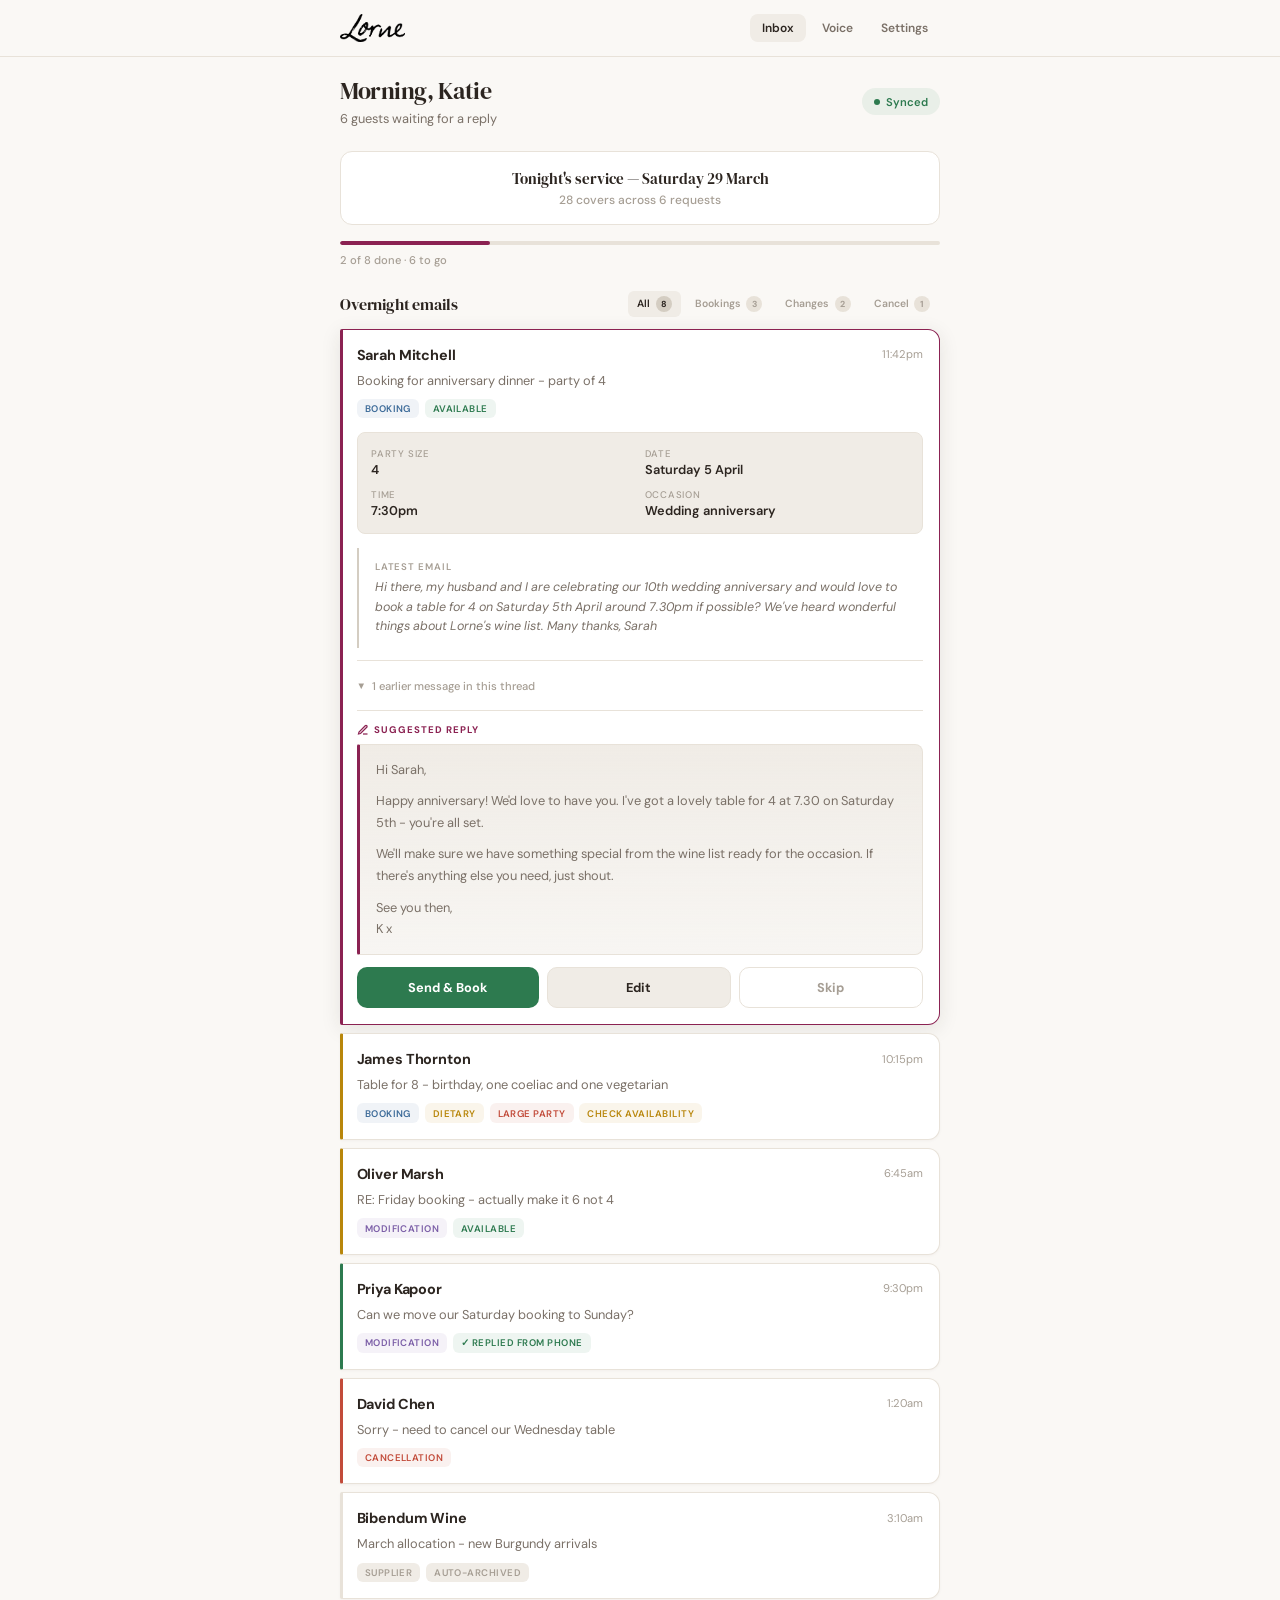
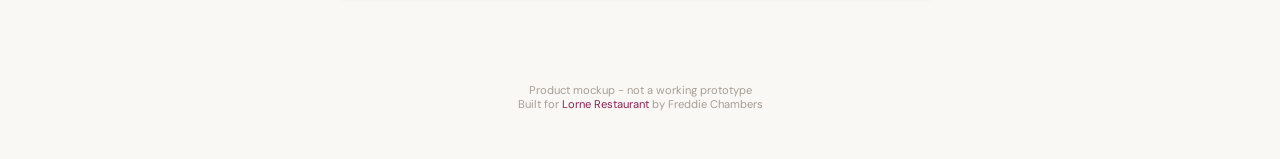
<file: mockup.html>
<!DOCTYPE html>
<html lang="en">
<head>
<meta charset="UTF-8">
<meta name="viewport" content="width=device-width, initial-scale=1.0, maximum-scale=1.0, user-scalable=no">
<title>Lorne SaaS - Product Mockup</title>
<link rel="preconnect" href="https://fonts.googleapis.com">
<link rel="preconnect" href="https://fonts.gstatic.com" crossorigin>
<link href="https://fonts.googleapis.com/css2?family=DM+Sans:ital,opsz,wght@0,9..40,400;0,9..40,500;0,9..40,600;0,9..40,700;1,9..40,400&family=DM+Serif+Display&display=swap" rel="stylesheet">
<style>
*, *::before, *::after { box-sizing: border-box; margin: 0; padding: 0; }

:root {
    --bg: #faf8f5;
    --bg-card: #ffffff;
    --bg-hover: #f5f2ee;
    --bg-inset: #f0ece6;
    --border: #e8e2d9;
    --border-strong: #d4cdc2;
    --text: #2c2520;
    --text-secondary: #7a7067;
    --text-tertiary: #a69e94;
    --wine: #8b2252;
    --wine-dim: rgba(139, 34, 82, 0.08);
    --wine-light: #a63a6a;
    --green: #2d7a4f;
    --green-dim: rgba(45, 122, 79, 0.08);
    --amber: #b8860b;
    --amber-dim: rgba(184, 134, 11, 0.08);
    --blue: #3d6b99;
    --blue-dim: rgba(61, 107, 153, 0.08);
    --red: #c24b3a;
    --red-dim: rgba(194, 75, 58, 0.08);
    --purple: #7b5ea7;
    --purple-dim: rgba(123, 94, 167, 0.08);
}

html { font-size: 16px; scroll-behavior: smooth; }

body {
    font-family: 'DM Sans', -apple-system, BlinkMacSystemFont, sans-serif;
    background: var(--bg);
    color: var(--text);
    min-height: 100dvh;
    -webkit-font-smoothing: antialiased;
    -moz-osx-font-smoothing: grayscale;
}

/* ---- NAV ---- */
.nav {
    position: relative;
    z-index: 100;
    background: var(--bg);
    border-bottom: 1px solid var(--border);
    padding: 0.85rem 0;
}

.nav-inner {
    max-width: 640px;
    margin: 0 auto;
    padding: 0 1.25rem;
    display: flex;
    align-items: center;
    justify-content: space-between;
}

.nav-brand {
    display: flex;
    align-items: center;
}

.nav-logo {
    height: 28px;
    width: auto;
}

.nav-tabs {
    display: flex;
    gap: 0.25rem;
}

.nav-tab {
    padding: 0.4rem 0.75rem;
    border-radius: 8px;
    font-size: 0.75rem;
    font-weight: 600;
    color: var(--text-secondary);
    cursor: pointer;
    transition: all 0.15s ease;
    border: none;
    background: none;
    font-family: 'DM Sans', sans-serif;
    -webkit-tap-highlight-color: transparent;
}

.nav-tab:hover { color: var(--text); }
.nav-tab.active { color: var(--text); background: var(--bg-inset); }

/* ---- CONTAINER ---- */
.container {
    max-width: 640px;
    margin: 0 auto;
    padding: 1.25rem;
}

/* ---- SCREEN TITLE ---- */
.screen-label {
    font-size: 0.6rem;
    text-transform: uppercase;
    letter-spacing: 0.15em;
    color: var(--text-tertiary);
    font-weight: 600;
    margin-bottom: 0.5rem;
}

/* ---- HERO / STATUS BAR ---- */
.status-bar {
    display: flex;
    align-items: center;
    justify-content: space-between;
    margin-bottom: 1.5rem;
}

.greeting h1 {
    font-family: 'DM Serif Display', Georgia, serif;
    font-size: 1.5rem;
    font-weight: 400;
    letter-spacing: -0.02em;
    line-height: 1.2;
    color: var(--text);
}

.greeting p {
    font-size: 0.8rem;
    color: var(--text-secondary);
    margin-top: 0.25rem;
}

.status-badge {
    display: flex;
    align-items: center;
    gap: 0.4rem;
    padding: 0.4rem 0.75rem;
    border-radius: 999px;
    font-size: 0.7rem;
    font-weight: 600;
}

.status-badge.connected {
    background: var(--green-dim);
    color: var(--green);
}

.status-badge .dot {
    width: 6px;
    height: 6px;
    border-radius: 50%;
    background: currentColor;
    animation: pulse 2s ease-in-out infinite;
}

@keyframes pulse {
    0%, 100% { opacity: 1; }
    50% { opacity: 0.4; }
}

/* ---- SERVICE SUMMARY ---- */
.service-summary {
    background: var(--bg-card);
    border: 1px solid var(--border);
    border-radius: 12px;
    padding: 1rem 1.25rem;
    margin-bottom: 1rem;
    text-align: center;
}

.service-date {
    font-family: 'DM Serif Display', Georgia, serif;
    font-size: 0.95rem;
    color: var(--text);
    margin-bottom: 0.2rem;
}

.covers-count {
    font-size: 0.75rem;
    color: var(--text-tertiary);
    font-weight: 500;
}

/* ---- PROGRESS BAR ---- */
.progress-bar-container {
    margin-bottom: 1.5rem;
}

.progress-bar {
    height: 4px;
    background: var(--border);
    border-radius: 2px;
    overflow: hidden;
}

.progress-fill {
    height: 100%;
    background: var(--wine);
    border-radius: 2px;
    transition: width 0.5s ease;
}

.progress-label {
    font-size: 0.7rem;
    color: var(--text-tertiary);
    margin-top: 0.5rem;
    font-weight: 500;
}

/* ---- SECTION HEADER ---- */
.section-header {
    display: flex;
    align-items: center;
    justify-content: space-between;
    margin-bottom: 0.75rem;
}

.section-header h2 {
    font-family: 'DM Serif Display', Georgia, serif;
    font-size: 1rem;
    font-weight: 400;
    letter-spacing: -0.01em;
}

.filter-pills {
    display: flex;
    gap: 0.25rem;
}

.filter-pill {
    padding: 0.3rem 0.6rem;
    border-radius: 6px;
    font-size: 0.65rem;
    font-weight: 600;
    color: var(--text-tertiary);
    cursor: pointer;
    border: none;
    background: none;
    font-family: 'DM Sans', sans-serif;
    transition: all 0.15s ease;
}

.filter-pill.active {
    color: var(--text);
    background: var(--bg-inset);
}

.pill-count {
    display: inline-flex;
    align-items: center;
    justify-content: center;
    min-width: 1rem;
    height: 1rem;
    padding: 0 0.25rem;
    border-radius: 999px;
    background: var(--border);
    font-size: 0.55rem;
    font-weight: 700;
    margin-left: 0.15rem;
}

.filter-pill.active .pill-count {
    background: var(--border-strong);
}

/* ---- EMAIL CARDS ---- */
.email-list {
    display: flex;
    flex-direction: column;
    gap: 0.5rem;
    margin-bottom: 2rem;
}

.email-card {
    background: var(--bg-card);
    border: 1px solid var(--border);
    border-left: 3px solid var(--border);
    border-radius: 2px 12px 12px 2px;
    padding: 1rem 1rem 1rem 0.85rem;
    cursor: pointer;
    transition: all 0.2s ease;
    -webkit-tap-highlight-color: transparent;
    position: relative;
    overflow: hidden;
    box-shadow: 0 1px 3px rgba(44, 37, 32, 0.04);
}

.email-card:active { transform: scale(0.98); }
.email-card:hover { border-color: var(--border-strong); box-shadow: 0 4px 16px rgba(44, 37, 32, 0.08); transform: translateY(-1px); }

/* Urgency left-border colours */
.email-card.urgency-action { border-left-color: var(--wine); }
.email-card.urgency-review { border-left-color: var(--amber); }
.email-card.urgency-done { border-left-color: var(--green); opacity: 0.7; }
.email-card.urgency-muted { border-left-color: var(--border); opacity: 0.45; }
.email-card.urgency-cancel { border-left-color: var(--red); }

.email-card.expanded {
    border-color: var(--border-strong);
    border-left-color: var(--wine);
    box-shadow: 0 4px 20px rgba(44, 37, 32, 0.1);
    opacity: 1;
}

.email-card-header {
    display: flex;
    align-items: flex-start;
    justify-content: space-between;
    gap: 0.75rem;
    margin-bottom: 0.5rem;
}

.email-sender {
    font-size: 0.9rem;
    font-weight: 700;
    letter-spacing: -0.01em;
    color: var(--text);
}

.email-time {
    font-size: 0.7rem;
    color: var(--text-tertiary);
    white-space: nowrap;
    margin-top: 0.1rem;
}

.email-subject {
    font-size: 0.8rem;
    color: var(--text-secondary);
    line-height: 1.4;
    margin-bottom: 0.6rem;
}

.email-tags {
    display: flex;
    gap: 0.35rem;
    flex-wrap: wrap;
}

.tag {
    padding: 0.2rem 0.5rem;
    border-radius: 6px;
    font-size: 0.6rem;
    font-weight: 600;
    text-transform: uppercase;
    letter-spacing: 0.05em;
}

.tag.booking { background: var(--blue-dim); color: var(--blue); }
.tag.dietary { background: var(--amber-dim); color: var(--amber); }
.tag.large-party { background: var(--red-dim); color: var(--red); }
.tag.modification { background: var(--purple-dim); color: var(--purple); }
.tag.cancellation { background: var(--red-dim); color: var(--red); }
.tag.available { background: var(--green-dim); color: var(--green); }
.tag.partial { background: var(--amber-dim); color: var(--amber); }
.tag.unavailable { background: var(--red-dim); color: var(--red); }

/* ---- EXTRACTED DETAILS ---- */
.extracted-details {
    background: var(--bg-inset);
    border-radius: 8px;
    padding: 0.85rem;
    margin: 0.85rem 0;
    display: grid;
    grid-template-columns: 1fr 1fr;
    gap: 0.6rem;
    border: 1px solid var(--border);
}

.detail-item {
    display: flex;
    flex-direction: column;
    gap: 0.1rem;
}

.detail-label {
    font-size: 0.6rem;
    color: var(--text-tertiary);
    text-transform: uppercase;
    letter-spacing: 0.08em;
    font-weight: 500;
}

.detail-value {
    font-size: 0.8rem;
    font-weight: 600;
    color: var(--text);
}

/* ---- DRAFT SECTION ---- */
.draft-section {
    margin-top: 0.75rem;
    padding-top: 0.75rem;
    border-top: 1px solid var(--border);
}

.draft-label {
    font-size: 0.6rem;
    text-transform: uppercase;
    letter-spacing: 0.1em;
    color: var(--wine);
    font-weight: 700;
    margin-bottom: 0.5rem;
    display: flex;
    align-items: center;
    gap: 0.35rem;
}

.draft-label svg { stroke: var(--wine); }

.draft-text {
    font-size: 0.8rem;
    line-height: 1.7;
    color: var(--text-secondary);
    background: linear-gradient(to bottom, var(--bg-inset) 0%, rgba(240, 236, 230, 0.5) 100%);
    border: 1px solid var(--border);
    border-left: 3px solid var(--wine);
    border-radius: 2px 8px 8px 2px;
    padding: 0.85rem 0.85rem 0.85rem 1rem;
    margin-bottom: 0.75rem;
}

.draft-text p { margin-bottom: 0.6rem; }
.draft-text p:last-child { margin-bottom: 0; }

.draft-actions {
    display: flex;
    gap: 0.5rem;
}

.btn {
    flex: 1;
    padding: 0.7rem;
    border-radius: 10px;
    font-family: 'DM Sans', sans-serif;
    font-size: 0.8rem;
    font-weight: 700;
    cursor: pointer;
    transition: all 0.15s ease;
    border: none;
    -webkit-tap-highlight-color: transparent;
    text-align: center;
}

.btn:active { transform: scale(0.96); }

.btn-primary {
    background: var(--green);
    color: #fff;
}

.btn-primary:hover { background: #257a45; }

.btn-secondary {
    background: var(--bg-inset);
    color: var(--text);
    border: 1px solid var(--border);
}

.btn-secondary:hover { background: var(--bg-hover); border-color: var(--border-strong); }

.btn-ghost {
    background: none;
    color: var(--text-tertiary);
    border: 1px solid var(--border);
}

/* ---- ORIGINAL EMAIL ---- */
.original-email {
    margin-top: 0.75rem;
    padding: 0.75rem 0.75rem 0.75rem 1rem;
    background: transparent;
    border-radius: 0;
    border-left: 2px solid var(--border-strong);
}

.original-email-label {
    font-size: 0.6rem;
    text-transform: uppercase;
    letter-spacing: 0.1em;
    color: var(--text-tertiary);
    font-weight: 600;
    margin-bottom: 0.35rem;
}

.original-email-text {
    font-size: 0.78rem;
    line-height: 1.55;
    color: var(--text-secondary);
    font-style: italic;
}

/* ---- STALE DRAFT WARNING ---- */
.stale-warning {
    display: flex;
    align-items: center;
    gap: 0.5rem;
    padding: 0.6rem 0.75rem;
    background: var(--amber-dim);
    border: 1px solid rgba(184, 134, 11, 0.2);
    border-radius: 8px;
    margin-bottom: 0.75rem;
    font-size: 0.75rem;
    color: var(--amber);
    font-weight: 500;
}

/* ---- HANDLED EXTERNALLY ---- */
.handled-badge {
    display: inline-flex;
    align-items: center;
    gap: 0.3rem;
    padding: 0.2rem 0.5rem;
    border-radius: 6px;
    font-size: 0.6rem;
    font-weight: 600;
    background: var(--green-dim);
    color: var(--green);
    text-transform: uppercase;
    letter-spacing: 0.05em;
}

/* ---- SETTINGS PREVIEW ---- */
.settings-section {
    margin-bottom: 1.5rem;
}

.settings-section h3 {
    font-family: 'DM Serif Display', Georgia, serif;
    font-size: 0.9rem;
    font-weight: 400;
    margin-bottom: 0.75rem;
    letter-spacing: -0.01em;
}

.rule-card {
    background: var(--bg-card);
    border: 1px solid var(--border);
    border-radius: 10px;
    padding: 0.75rem 1rem;
    margin-bottom: 0.5rem;
    display: flex;
    align-items: center;
    justify-content: space-between;
}

.rule-text {
    font-size: 0.8rem;
    color: var(--text-secondary);
    line-height: 1.4;
}

.rule-delete {
    color: var(--text-tertiary);
    font-size: 0.75rem;
    cursor: pointer;
    padding: 0.25rem;
}

.add-rule {
    display: flex;
    align-items: center;
    justify-content: center;
    gap: 0.4rem;
    padding: 0.7rem;
    border: 1px dashed var(--border-strong);
    border-radius: 10px;
    color: var(--text-tertiary);
    font-size: 0.8rem;
    cursor: pointer;
    transition: all 0.15s ease;
}

.add-rule:hover {
    border-color: var(--text-tertiary);
    color: var(--text-secondary);
}

/* ---- EXAMPLE EMAIL CARD ---- */
.example-card {
    background: var(--bg-card);
    border: 1px solid var(--border);
    border-radius: 10px;
    padding: 0.75rem 1rem;
    margin-bottom: 0.5rem;
}

.example-header {
    display: flex;
    align-items: center;
    justify-content: space-between;
    margin-bottom: 0.35rem;
}

.example-tag {
    font-size: 0.6rem;
    font-weight: 600;
    text-transform: uppercase;
    letter-spacing: 0.05em;
    color: var(--wine);
}

.example-preview {
    font-size: 0.75rem;
    color: var(--text-secondary);
    line-height: 1.4;
    overflow: hidden;
    display: -webkit-box;
    -webkit-line-clamp: 2;
    -webkit-box-orient: vertical;
    font-style: italic;
}

/* ---- SCREEN DIVIDER ---- */
.screen-divider {
    margin: 2.5rem 0;
    padding: 2rem 0 0;
    border-top: 1px solid var(--border);
    position: relative;
}

.screen-divider::before {
    content: attr(data-label);
    position: absolute;
    top: -0.6rem;
    left: 50%;
    transform: translateX(-50%);
    background: var(--bg);
    padding: 0 0.75rem;
    font-size: 0.6rem;
    text-transform: uppercase;
    letter-spacing: 0.15em;
    color: var(--text-tertiary);
    font-weight: 600;
    white-space: nowrap;
}

/* ---- FOOTER ---- */
.footer {
    text-align: center;
    padding: 2rem 0 3rem;
    color: var(--text-tertiary);
    font-size: 0.7rem;
}

.footer a {
    color: var(--wine);
    text-decoration: none;
}

/* ---- CONNECT SCREEN ---- */
.connect-screen {
    text-align: center;
    padding: 3rem 0;
}

.connect-screen h2 {
    font-family: 'DM Serif Display', Georgia, serif;
    font-size: 1.4rem;
    font-weight: 400;
    letter-spacing: -0.02em;
    margin-bottom: 0.5rem;
}

.connect-screen p {
    color: var(--text-secondary);
    font-size: 0.85rem;
    margin-bottom: 1.5rem;
    line-height: 1.5;
}

.google-btn {
    display: inline-flex;
    align-items: center;
    gap: 0.6rem;
    padding: 0.85rem 1.5rem;
    background: var(--text);
    color: #fff;
    border: none;
    border-radius: 10px;
    font-family: 'DM Sans', sans-serif;
    font-size: 0.9rem;
    font-weight: 600;
    cursor: pointer;
    transition: all 0.15s ease;
}

.google-btn:hover { opacity: 0.9; }
.google-btn:active { transform: scale(0.97); }

.google-btn svg { width: 20px; height: 20px; }

.connect-note {
    margin-top: 1rem;
    font-size: 0.7rem;
    color: var(--text-tertiary);
    line-height: 1.5;
}

/* ---- VOICE CARD ---- */
.voice-card {
    background: var(--bg-card);
    border: 1px solid var(--border);
    border-radius: 12px;
    padding: 1.5rem;
    margin-bottom: 1.5rem;
    text-align: center;
}

.voice-quote {
    font-family: 'DM Serif Display', Georgia, serif;
    font-size: 1rem;
    line-height: 1.6;
    color: var(--text);
    font-style: italic;
    max-width: 440px;
    margin: 0 auto;
}

.voice-caption {
    font-size: 0.65rem;
    color: var(--text-tertiary);
    text-transform: uppercase;
    letter-spacing: 0.1em;
    margin-top: 0.75rem;
    font-weight: 500;
}

/* ---- VOICE TRAITS ---- */
.voice-traits {
    display: flex;
    flex-direction: column;
    gap: 0.85rem;
    background: var(--bg-card);
    border: 1px solid var(--border);
    border-radius: 12px;
    padding: 1rem;
}

.voice-trait {
    display: flex;
    flex-direction: column;
    gap: 0.25rem;
}

.trait-label {
    font-size: 0.7rem;
    font-weight: 600;
    color: var(--text);
}

.trait-bar {
    height: 4px;
    background: var(--border);
    border-radius: 2px;
    overflow: hidden;
}

.trait-fill {
    height: 100%;
    background: var(--wine);
    border-radius: 2px;
}

.trait-range {
    display: flex;
    justify-content: space-between;
    font-size: 0.6rem;
    color: var(--text-tertiary);
}

/* ---- STYLE PROFILE ---- */
.profile-summary {
    background: var(--bg-card);
    border: 1px solid var(--border);
    border-radius: 12px;
    padding: 1rem;
    margin-bottom: 1rem;
}

.profile-row {
    display: flex;
    justify-content: space-between;
    align-items: center;
    padding: 0.4rem 0;
}

.profile-row:not(:last-child) {
    border-bottom: 1px solid var(--border);
}

.profile-key {
    font-size: 0.75rem;
    color: var(--text-tertiary);
    font-weight: 500;
}

.profile-val {
    font-size: 0.75rem;
    font-weight: 600;
    text-align: right;
    color: var(--text);
}

/* ---- ANIMATIONS ---- */
@keyframes slideUp {
    from { opacity: 0; transform: translateY(12px); }
    to { opacity: 1; transform: translateY(0); }
}

.email-card { animation: slideUp 0.3s ease both; }
.email-card:nth-child(1) { animation-delay: 0.05s; }
.email-card:nth-child(2) { animation-delay: 0.1s; }
.email-card:nth-child(3) { animation-delay: 0.15s; }
.email-card:nth-child(4) { animation-delay: 0.2s; }
.email-card:nth-child(5) { animation-delay: 0.25s; }
.email-card:nth-child(6) { animation-delay: 0.3s; }

/* Expandable content */
.expandable { display: none; }
.email-card.expanded .expandable { display: block; }
.email-card.expanded { border-color: var(--wine); }

/* ---- THREAD HISTORY ---- */
.thread-history {
    margin-top: 0.75rem;
    border-top: 1px solid var(--border);
    padding-top: 0.75rem;
}

.thread-toggle {
    display: flex;
    align-items: center;
    gap: 0.4rem;
    font-size: 0.7rem;
    color: var(--text-tertiary);
    cursor: pointer;
    padding: 0.35rem 0;
    font-weight: 500;
    -webkit-tap-highlight-color: transparent;
    user-select: none;
}

.thread-toggle:hover { color: var(--text-secondary); }

.thread-toggle .chevron {
    transition: transform 0.2s ease;
    font-size: 0.6rem;
}

.thread-toggle.open .chevron { transform: rotate(180deg); }

.thread-messages {
    display: none;
    margin-top: 0.5rem;
}

.thread-messages.visible { display: block; }

.thread-msg {
    padding: 0.65rem 0.75rem;
    border-left: 2px solid var(--border);
    margin-bottom: 0.5rem;
    margin-left: 0.25rem;
}

.thread-msg.outbound { border-left-color: var(--wine); }
.thread-msg.inbound { border-left-color: var(--blue); }

.thread-msg-header {
    display: flex;
    align-items: center;
    justify-content: space-between;
    margin-bottom: 0.25rem;
}

.thread-msg-sender {
    font-size: 0.7rem;
    font-weight: 600;
}

.thread-msg-sender.you { color: var(--wine); }
.thread-msg-sender.guest { color: var(--blue); }

.thread-msg-time {
    font-size: 0.6rem;
    color: var(--text-tertiary);
}

.thread-msg-body {
    font-size: 0.75rem;
    line-height: 1.5;
    color: var(--text-secondary);
}

/* ---- BOOKING CARD (OpenTable handoff) ---- */
.booking-overlay {
    display: none;
    position: fixed;
    inset: 0;
    z-index: 200;
    background: rgba(44, 37, 32, 0.5);
    backdrop-filter: blur(8px);
    -webkit-backdrop-filter: blur(8px);
    align-items: center;
    justify-content: center;
    padding: 1.25rem;
}

.booking-overlay.visible {
    display: flex;
}

.booking-card {
    background: var(--bg-card);
    border: 1px solid var(--border);
    border-radius: 16px;
    max-width: 420px;
    width: 100%;
    overflow: hidden;
    animation: slideUp 0.3s ease;
    box-shadow: 0 16px 48px rgba(44, 37, 32, 0.15);
}

.booking-card-header {
    padding: 1.25rem;
    border-bottom: 1px solid var(--border);
    text-align: center;
}

.booking-card-header .check {
    width: 48px;
    height: 48px;
    border-radius: 50%;
    background: var(--green-dim);
    display: flex;
    align-items: center;
    justify-content: center;
    margin: 0 auto 0.75rem;
    font-size: 1.5rem;
}

.booking-card-header h3 {
    font-family: 'DM Serif Display', Georgia, serif;
    font-size: 1.1rem;
    font-weight: 400;
    letter-spacing: -0.02em;
    margin-bottom: 0.25rem;
}

.booking-card-header p {
    font-size: 0.75rem;
    color: var(--text-secondary);
}

.booking-card-details {
    padding: 1rem 1.25rem;
    display: grid;
    grid-template-columns: 1fr 1fr;
    gap: 0.75rem;
}

.booking-detail {
    display: flex;
    flex-direction: column;
    gap: 0.15rem;
}

.booking-detail-label {
    font-size: 0.6rem;
    color: var(--text-tertiary);
    text-transform: uppercase;
    letter-spacing: 0.08em;
    font-weight: 500;
}

.booking-detail-value {
    font-size: 0.85rem;
    font-weight: 600;
    color: var(--text);
}

.booking-detail.full {
    grid-column: 1 / -1;
}

.booking-card-actions {
    padding: 1rem 1.25rem 1.25rem;
    display: flex;
    flex-direction: column;
    gap: 0.5rem;
    border-top: 1px solid var(--border);
}

.btn-opentable {
    display: flex;
    align-items: center;
    justify-content: center;
    gap: 0.5rem;
    padding: 0.8rem;
    border-radius: 10px;
    font-family: 'DM Sans', sans-serif;
    font-size: 0.85rem;
    font-weight: 700;
    cursor: pointer;
    border: none;
    background: #da3743;
    color: white;
    transition: all 0.15s ease;
    -webkit-tap-highlight-color: transparent;
}

.btn-opentable:hover { background: #c42f3a; }
.btn-opentable:active { transform: scale(0.97); }

.btn-copy {
    display: flex;
    align-items: center;
    justify-content: center;
    gap: 0.5rem;
    padding: 0.7rem;
    border-radius: 10px;
    font-family: 'DM Sans', sans-serif;
    font-size: 0.8rem;
    font-weight: 600;
    cursor: pointer;
    border: 1px solid var(--border);
    background: none;
    color: var(--text-secondary);
    transition: all 0.15s ease;
}

.btn-copy:hover { border-color: var(--border-strong); color: var(--text); }

.btn-dismiss {
    padding: 0.5rem;
    background: none;
    border: none;
    color: var(--text-tertiary);
    font-family: 'DM Sans', sans-serif;
    font-size: 0.75rem;
    cursor: pointer;
    text-align: center;
}

.btn-dismiss:hover { color: var(--text-secondary); }

.copy-text {
    background: var(--bg-inset);
    border: 1px solid var(--border);
    border-radius: 8px;
    padding: 0.6rem 0.75rem;
    font-size: 0.72rem;
    color: var(--text-secondary);
    line-height: 1.5;
    font-family: 'DM Sans', monospace;
    margin-bottom: 0.25rem;
}
</style>
</head>
<body>

<!-- ======== NAV ======== -->
<nav class="nav">
    <div class="nav-inner">
        <div class="nav-brand"><img src="logo.webp" alt="Lorne" class="nav-logo"></div>
        <div class="nav-tabs">
            <button class="nav-tab active" onclick="showScreen('inbox')">Inbox</button>
            <button class="nav-tab" onclick="showScreen('style')">Voice</button>
            <button class="nav-tab" onclick="showScreen('settings')">Settings</button>
        </div>
    </div>
</nav>

<!-- ======== SCREEN: INBOX (Morning Queue) ======== -->
<div id="screen-inbox" class="container">

    <div class="status-bar">
        <div class="greeting">
            <h1>Morning, Katie</h1>
            <p>6 guests waiting for a reply</p>
        </div>
        <div class="status-badge connected">
            <span class="dot"></span>
            Synced
        </div>
    </div>

    <div class="service-summary">
        <div class="service-date">Tonight's service &mdash; Saturday 29 March</div>
        <div class="covers-count">28 covers across 6 requests</div>
    </div>

    <div class="progress-bar-container">
        <div class="progress-bar">
            <div class="progress-fill" style="width: 25%"></div>
        </div>
        <div class="progress-label">2 of 8 done &middot; 6 to go</div>
    </div>

    <div class="section-header">
        <h2>Overnight emails</h2>
        <div class="filter-pills">
            <button class="filter-pill active" onclick="filterCards(event, 'all')">All <span class="pill-count">8</span></button>
            <button class="filter-pill" onclick="filterCards(event, 'booking')">Bookings <span class="pill-count">3</span></button>
            <button class="filter-pill" onclick="filterCards(event, 'modification')">Changes <span class="pill-count">2</span></button>
            <button class="filter-pill" onclick="filterCards(event, 'cancellation')">Cancel <span class="pill-count">1</span></button>
        </div>
    </div>

    <div class="email-list">

        <!-- EMAIL 1: Standard booking - expanded to show the full flow -->
        <div class="email-card expanded urgency-action" onclick="toggleCard(event, this)">
            <div class="email-card-header">
                <div class="email-sender">Sarah Mitchell</div>
                <div class="email-time">11:42pm</div>
            </div>
            <div class="email-subject">Booking for anniversary dinner - party of 4</div>
            <div class="email-tags">
                <span class="tag booking">Booking</span>
                <span class="tag available">Available</span>
            </div>

            <div class="expandable">
                <div class="extracted-details">
                    <div class="detail-item">
                        <div class="detail-label">Party size</div>
                        <div class="detail-value">4</div>
                    </div>
                    <div class="detail-item">
                        <div class="detail-label">Date</div>
                        <div class="detail-value">Saturday 5 April</div>
                    </div>
                    <div class="detail-item">
                        <div class="detail-label">Time</div>
                        <div class="detail-value">7:30pm</div>
                    </div>
                    <div class="detail-item">
                        <div class="detail-label">Occasion</div>
                        <div class="detail-value">Wedding anniversary</div>
                    </div>
                </div>

                <div class="original-email">
                    <div class="original-email-label">Latest email</div>
                    <div class="original-email-text">
                        Hi there, my husband and I are celebrating our 10th wedding anniversary and would love to book a table for 4 on Saturday 5th April around 7.30pm if possible? We've heard wonderful things about Lorne's wine list. Many thanks, Sarah
                    </div>
                </div>

                <!-- Thread history -->
                <div class="thread-history">
                    <div class="thread-toggle" onclick="toggleThread(event, this)">
                        <span class="chevron">▼</span>
                        <span>1 earlier message in this thread</span>
                    </div>
                    <div class="thread-messages">
                        <div class="thread-msg inbound">
                            <div class="thread-msg-header">
                                <div class="thread-msg-sender guest">Sarah Mitchell</div>
                                <div class="thread-msg-time">Mon 24 Mar, 3:15pm</div>
                            </div>
                            <div class="thread-msg-body">
                                Hi, do you take bookings for larger parties? My husband and I are thinking of celebrating our anniversary at Lorne and might bring a couple of friends. Somewhere between 2-4 people. What's available on the first couple of weekends in April? Thanks, Sarah
                            </div>
                        </div>
                    </div>
                </div>

                <div class="draft-section">
                    <div class="draft-label">
                        <svg width="12" height="12" viewBox="0 0 24 24" fill="none" stroke="currentColor" stroke-width="2.5"><path d="M12 20h9"/><path d="M16.5 3.5a2.121 2.121 0 0 1 3 3L7 19l-4 1 1-4L16.5 3.5z"/></svg>
                        Suggested reply
                    </div>
                    <div class="draft-text">
                        <p>Hi Sarah,</p>
                        <p>Happy anniversary! We'd love to have you. I've got a lovely table for 4 at 7.30 on Saturday 5th - you're all set.</p>
                        <p>We'll make sure we have something special from the wine list ready for the occasion. If there's anything else you need, just shout.</p>
                        <p>See you then,<br>K x</p>
                    </div>
                    <div class="draft-actions">
                        <button class="btn btn-primary" onclick="showBookingCard(event)">Send & Book</button>
                        <button class="btn btn-secondary">Edit</button>
                        <button class="btn btn-ghost">Skip</button>
                    </div>
                </div>
            </div>
        </div>

        <!-- EMAIL 2: Large party + dietary -->
        <div class="email-card urgency-review" onclick="toggleCard(event, this)">
            <div class="email-card-header">
                <div class="email-sender">James Thornton</div>
                <div class="email-time">10:15pm</div>
            </div>
            <div class="email-subject">Table for 8 - birthday, one coeliac and one vegetarian</div>
            <div class="email-tags">
                <span class="tag booking">Booking</span>
                <span class="tag dietary">Dietary</span>
                <span class="tag large-party">Large Party</span>
                <span class="tag partial">Check Availability</span>
            </div>

            <div class="expandable">
                <div class="extracted-details">
                    <div class="detail-item">
                        <div class="detail-label">Party size</div>
                        <div class="detail-value">8</div>
                    </div>
                    <div class="detail-item">
                        <div class="detail-label">Date</div>
                        <div class="detail-value">Friday 11 April</div>
                    </div>
                    <div class="detail-item">
                        <div class="detail-label">Time</div>
                        <div class="detail-value">8:00pm</div>
                    </div>
                    <div class="detail-item">
                        <div class="detail-label">Occasion</div>
                        <div class="detail-value">Birthday</div>
                    </div>
                    <div class="detail-item">
                        <div class="detail-label">Dietary</div>
                        <div class="detail-value">1 coeliac, 1 vegetarian</div>
                    </div>
                    <div class="detail-item">
                        <div class="detail-label">Phone</div>
                        <div class="detail-value">07912 345 678</div>
                    </div>
                </div>

                <div class="original-email">
                    <div class="original-email-label">Latest email</div>
                    <div class="original-email-text">
                        Hello! I'd like to book a table for 8 for my wife's birthday on Friday 11th April, ideally around 8pm. One of our group is coeliac and another is vegetarian - will that be okay with the menu? My number is 07912 345678 if you need to call. Thanks, James
                    </div>
                </div>

                <div class="draft-section">
                    <div class="draft-label">
                        <svg width="12" height="12" viewBox="0 0 24 24" fill="none" stroke="currentColor" stroke-width="2.5"><path d="M12 20h9"/><path d="M16.5 3.5a2.121 2.121 0 0 1 3 3L7 19l-4 1 1-4L16.5 3.5z"/></svg>
                        Suggested reply
                    </div>
                    <div class="draft-text">
                        <p>Hi James,</p>
                        <p>Happy birthday to your wife! Let me check the table plan for 8 at 8pm on Friday 11th and come back to you - we can usually make it work but want to make sure we get you a nice spot.</p>
                        <p>Coeliac and vegetarian are absolutely fine - we always have options on the menu, and I'll flag it with the kitchen so they're ready for you. We've got a great wine list at the moment too if you'd like recommendations for the table.</p>
                        <p>I'll be in touch shortly.</p>
                        <p>K x</p>
                    </div>
                    <div class="draft-actions">
                        <button class="btn btn-primary">Send</button>
                        <button class="btn btn-secondary">Edit</button>
                        <button class="btn btn-ghost">Skip</button>
                    </div>
                </div>
            </div>
        </div>

        <!-- EMAIL 3: Stale draft - guest sent follow-up -->
        <div class="email-card urgency-review" onclick="toggleCard(event, this)">
            <div class="email-card-header">
                <div class="email-sender">Oliver Marsh</div>
                <div class="email-time">6:45am</div>
            </div>
            <div class="email-subject">RE: Friday booking - actually make it 6 not 4</div>
            <div class="email-tags">
                <span class="tag modification">Modification</span>
                <span class="tag available">Available</span>
            </div>

            <div class="expandable">
                <div class="stale-warning">
                    ⚠️ Guest sent a follow-up at 6:45am after the original draft was generated. Draft has been regenerated with updated details.
                </div>

                <div class="extracted-details">
                    <div class="detail-item">
                        <div class="detail-label">Party size</div>
                        <div class="detail-value" style="color: var(--amber);">4 → 6</div>
                    </div>
                    <div class="detail-item">
                        <div class="detail-label">Date</div>
                        <div class="detail-value">Friday 4 April</div>
                    </div>
                    <div class="detail-item">
                        <div class="detail-label">Time</div>
                        <div class="detail-value">7:00pm</div>
                    </div>
                    <div class="detail-item">
                        <div class="detail-label">Status</div>
                        <div class="detail-value" style="color: var(--green)">Still available</div>
                    </div>
                </div>

                <div class="original-email">
                    <div class="original-email-label">Latest email (follow-up)</div>
                    <div class="original-email-text">
                        Hi again - sorry, just realised we've got two more joining us! Can you make it 6 instead of 4? Same time and date. Thanks, Oliver
                    </div>
                </div>

                <!-- Thread history showing the original booking + Katie's confirmation -->
                <div class="thread-history">
                    <div class="thread-toggle" onclick="toggleThread(event, this)">
                        <span class="chevron">▼</span>
                        <span>2 earlier messages in this thread</span>
                    </div>
                    <div class="thread-messages">
                        <div class="thread-msg outbound">
                            <div class="thread-msg-header">
                                <div class="thread-msg-sender you">Katie (Lorne)</div>
                                <div class="thread-msg-time">Tue 25 Mar, 9:12am</div>
                            </div>
                            <div class="thread-msg-body">
                                Hi Oliver, lovely - you're booked in for 4 at 7pm on Friday 4th. See you then, K x
                            </div>
                        </div>
                        <div class="thread-msg inbound">
                            <div class="thread-msg-header">
                                <div class="thread-msg-sender guest">Oliver Marsh</div>
                                <div class="thread-msg-time">Mon 24 Mar, 11:30pm</div>
                            </div>
                            <div class="thread-msg-body">
                                Hi there, could we book a table for 4 on Friday 4th April at 7pm please? Thanks, Oliver
                            </div>
                        </div>
                    </div>
                </div>

                <div class="draft-section">
                    <div class="draft-label">
                        <svg width="12" height="12" viewBox="0 0 24 24" fill="none" stroke="currentColor" stroke-width="2.5"><path d="M12 20h9"/><path d="M16.5 3.5a2.121 2.121 0 0 1 3 3L7 19l-4 1 1-4L16.5 3.5z"/></svg>
                        Suggested reply (updated)
                    </div>
                    <div class="draft-text">
                        <p>Hi Oliver,</p>
                        <p>No problem at all - I've updated you to 6 at 7pm on Friday. All sorted.</p>
                        <p>See you then,<br>K x</p>
                    </div>
                    <div class="draft-actions">
                        <button class="btn btn-primary" onclick="showBookingCard(event)">Send & Book</button>
                        <button class="btn btn-secondary">Edit</button>
                        <button class="btn btn-ghost">Skip</button>
                    </div>
                </div>
            </div>
        </div>

        <!-- EMAIL 4: Already handled externally -->
        <div class="email-card urgency-done" onclick="toggleCard(event, this)">
            <div class="email-card-header">
                <div>
                    <div class="email-sender">Priya Kapoor</div>
                </div>
                <div class="email-time">9:30pm</div>
            </div>
            <div class="email-subject">Can we move our Saturday booking to Sunday?</div>
            <div class="email-tags">
                <span class="tag modification">Modification</span>
                <span class="handled-badge">✓ Replied from phone</span>
            </div>

            <div class="expandable">
                <div style="padding: 0.75rem; background: var(--green-dim); border-radius: 8px; margin-top: 0.75rem; font-size: 0.78rem; color: var(--green); line-height: 1.5;">
                    You replied to this thread from your phone at 10:15pm. No draft needed.
                </div>
            </div>
        </div>

        <!-- EMAIL 5: Cancellation -->
        <div class="email-card urgency-cancel" onclick="toggleCard(event, this)">
            <div class="email-card-header">
                <div class="email-sender">David Chen</div>
                <div class="email-time">1:20am</div>
            </div>
            <div class="email-subject">Sorry - need to cancel our Wednesday table</div>
            <div class="email-tags">
                <span class="tag cancellation">Cancellation</span>
            </div>

            <div class="expandable">
                <div class="extracted-details">
                    <div class="detail-item">
                        <div class="detail-label">Cancelling</div>
                        <div class="detail-value">Wed 2 April, 7pm, party of 2</div>
                    </div>
                    <div class="detail-item">
                        <div class="detail-label">Reason</div>
                        <div class="detail-value">Partner unwell</div>
                    </div>
                </div>

                <div class="draft-section">
                    <div class="draft-label">
                        <svg width="12" height="12" viewBox="0 0 24 24" fill="none" stroke="currentColor" stroke-width="2.5"><path d="M12 20h9"/><path d="M16.5 3.5a2.121 2.121 0 0 1 3 3L7 19l-4 1 1-4L16.5 3.5z"/></svg>
                        Suggested reply
                    </div>
                    <div class="draft-text">
                        <p>Hi David,</p>
                        <p>Sorry to hear that - hope she feels better soon. I've cancelled your table for Wednesday, no problem at all.</p>
                        <p>You're always welcome back when the time's right.</p>
                        <p>K x</p>
                    </div>
                    <div class="draft-actions">
                        <button class="btn btn-primary">Send & Cancel Booking</button>
                        <button class="btn btn-secondary">Edit</button>
                    </div>
                </div>
            </div>
        </div>

        <!-- EMAIL 6: Supplier (auto-archived) -->
        <div class="email-card urgency-muted" onclick="toggleCard(event, this)">
            <div class="email-card-header">
                <div class="email-sender">Bibendum Wine</div>
                <div class="email-time">3:10am</div>
            </div>
            <div class="email-subject">March allocation - new Burgundy arrivals</div>
            <div class="email-tags">
                <span class="tag" style="background: var(--bg-inset); color: var(--text-tertiary);">Supplier</span>
                <span class="tag" style="background: var(--bg-inset); color: var(--text-tertiary);">Auto-archived</span>
            </div>
        </div>

    </div>
</div>

<!-- ======== SCREEN: VOICE / STYLE ======== -->
<div id="screen-style" class="container" style="display:none;">

    <div class="status-bar">
        <div class="greeting">
            <h1>Katie's voice</h1>
            <p>Learned from 18 real replies</p>
        </div>
    </div>

    <div class="voice-card">
        <div class="voice-quote">"Hi Sarah, lovely &mdash; you're all booked in for 4 at 7.30 on Friday. See you then, K x"</div>
        <div class="voice-caption">How you sound to guests</div>
    </div>

    <div class="settings-section">
        <h3>Style profile</h3>
        <div class="voice-traits">
            <div class="voice-trait">
                <div class="trait-label">Tone</div>
                <div class="trait-bar"><div class="trait-fill" style="width: 80%"></div></div>
                <div class="trait-range"><span>Formal</span><span>Casual</span></div>
            </div>
            <div class="voice-trait">
                <div class="trait-label">Length</div>
                <div class="trait-bar"><div class="trait-fill" style="width: 30%"></div></div>
                <div class="trait-range"><span>Brief</span><span>Detailed</span></div>
            </div>
            <div class="voice-trait">
                <div class="trait-label">Warmth</div>
                <div class="trait-bar"><div class="trait-fill" style="width: 90%"></div></div>
                <div class="trait-range"><span>Neutral</span><span>Personal</span></div>
            </div>
        </div>
        <div class="profile-summary" style="margin-top: 0.75rem;">
            <div class="profile-row">
                <div class="profile-key">Sign-off</div>
                <div class="profile-val" style="font-style: italic;">K x</div>
            </div>
            <div class="profile-row">
                <div class="profile-key">Uses guest's name</div>
                <div class="profile-val">Always</div>
            </div>
            <div class="profile-row">
                <div class="profile-key">Avg. reply length</div>
                <div class="profile-val">45 words</div>
            </div>
        </div>
    </div>

    <div class="settings-section">
        <h3>Your rules</h3>
        <div class="rule-card">
            <div class="rule-text">Always mention the wine list for parties of 6+</div>
            <div class="rule-delete">✕</div>
        </div>
        <div class="rule-card">
            <div class="rule-text">Offer the corner table for birthdays and anniversaries</div>
            <div class="rule-delete">✕</div>
        </div>
        <div class="rule-card">
            <div class="rule-text">Never use the word "unfortunately"</div>
            <div class="rule-delete">✕</div>
        </div>
        <div class="rule-card">
            <div class="rule-text">Sign off with "K x" for all guest emails</div>
            <div class="rule-delete">✕</div>
        </div>
        <div class="add-rule">+ Add a rule</div>
    </div>

    <div class="settings-section">
        <h3>Training emails (18)</h3>
        <div class="example-card">
            <div class="example-header">
                <div class="example-tag">Confirmation</div>
                <div class="rule-delete">✕</div>
            </div>
            <div class="example-preview">Hi Tom, lovely - you're all booked in for 4 at 7.30 on Friday. See you then, K x</div>
        </div>
        <div class="example-card">
            <div class="example-header">
                <div class="example-tag">Alternative</div>
                <div class="rule-delete">✕</div>
            </div>
            <div class="example-preview">Hi Rachel, we're fully booked on Saturday evening I'm afraid but I've got a lovely table at 7.45 on Friday or 8pm Sunday if either works?</div>
        </div>
        <div class="example-card">
            <div class="example-header">
                <div class="example-tag">Dietary</div>
                <div class="rule-delete">✕</div>
            </div>
            <div class="example-preview">Hi Mark, absolutely - we can accommodate coeliac no problem. Chef will make sure everything's sorted for you. Looking forward to it, K x</div>
        </div>
        <div class="example-card">
            <div class="example-header">
                <div class="example-tag">Cancellation</div>
                <div class="rule-delete">✕</div>
            </div>
            <div class="example-preview">No worries at all - these things happen. Hope to see you another time. K x</div>
        </div>
        <div class="add-rule">+ Upload more examples</div>
    </div>
</div>

<!-- ======== SCREEN: SETTINGS ======== -->
<div id="screen-settings" class="container" style="display:none;">

    <div class="screen-label">Settings</div>

    <div class="status-bar">
        <div class="greeting">
            <h1>Lorne</h1>
            <p>76 Wilton Road, Victoria, London</p>
        </div>
    </div>

    <div class="settings-section">
        <h3>Gmail connection</h3>
        <div class="profile-summary">
            <div class="profile-row">
                <div class="profile-key">Connected inbox</div>
                <div class="profile-val" style="color: var(--green)">info@lornerestaurant.co.uk</div>
            </div>
            <div class="profile-row">
                <div class="profile-key">Status</div>
                <div class="profile-val" style="color: var(--green)">● Active</div>
            </div>
            <div class="profile-row">
                <div class="profile-key">Last synced</div>
                <div class="profile-val">2 mins ago</div>
            </div>
        </div>
    </div>

    <div class="settings-section">
        <h3>Overnight window</h3>
        <div class="profile-summary">
            <div class="profile-row">
                <div class="profile-key">Process emails from</div>
                <div class="profile-val">11:00pm</div>
            </div>
            <div class="profile-row">
                <div class="profile-key">Until</div>
                <div class="profile-val">8:00am</div>
            </div>
        </div>
        <div style="font-size: 0.7rem; color: var(--text-tertiary); margin-top: 0.5rem; line-height: 1.5;">
            Emails arriving in this window are processed and drafts are ready when you wake up.
        </div>
    </div>

    <div class="settings-section">
        <h3>Reservation system</h3>
        <div class="profile-summary">
            <div class="profile-row">
                <div class="profile-key">System</div>
                <div class="profile-val">OpenTable</div>
            </div>
            <div class="profile-row">
                <div class="profile-key">Max online party size</div>
                <div class="profile-val">6</div>
            </div>
            <div class="profile-row">
                <div class="profile-key">Booking integration</div>
                <div class="profile-val" style="color: var(--amber);">Manual (copy details)</div>
            </div>
        </div>
        <div style="font-size: 0.7rem; color: var(--text-tertiary); margin-top: 0.5rem; line-height: 1.5;">
            When you tap "Send & Book", we'll show a card with all the booking details ready to copy into OpenTable.
        </div>
    </div>
</div>

<!-- ======== CONNECT SCREEN (shown before first use) ======== -->
<div id="screen-connect" class="container" style="display:none;">

    <div class="connect-screen">
        <div style="font-size: 2.5rem; margin-bottom: 1rem;">📬</div>
        <h2>Connect your restaurant email</h2>
        <p>We'll read your overnight booking emails and draft replies in your voice. Nothing sends without your approval.</p>

        <button class="google-btn" onclick="showScreen('inbox')">
            <svg viewBox="0 0 24 24"><path d="M22.56 12.25c0-.78-.07-1.53-.2-2.25H12v4.26h5.92a5.06 5.06 0 0 1-2.2 3.32v2.77h3.57c2.08-1.92 3.28-4.74 3.28-8.1z" fill="#4285F4"/><path d="M12 23c2.97 0 5.46-.98 7.28-2.66l-3.57-2.77c-.98.66-2.23 1.06-3.71 1.06-2.86 0-5.29-1.93-6.16-4.53H2.18v2.84C3.99 20.53 7.7 23 12 23z" fill="#34A853"/><path d="M5.84 14.09c-.22-.66-.35-1.36-.35-2.09s.13-1.43.35-2.09V7.07H2.18C1.43 8.55 1 10.22 1 12s.43 3.45 1.18 4.93l2.85-2.22.81-.62z" fill="#FBBC05"/><path d="M12 5.38c1.62 0 3.06.56 4.21 1.64l3.15-3.15C17.45 2.09 14.97 1 12 1 7.7 1 3.99 3.47 2.18 7.07l3.66 2.84c.87-2.6 3.3-4.53 6.16-4.53z" fill="#EA4335"/></svg>
            Sign in with Google
        </button>

        <div class="connect-note">
            We only read booking-related emails and send replies you've approved.<br>
            You can disconnect at any time.
        </div>
    </div>
</div>

<!-- ======== BOOKING OVERLAY (OpenTable Handoff) ======== -->
<div class="booking-overlay" id="booking-overlay" onclick="if(event.target===this)closeBookingCard()">
    <div class="booking-card">
        <div class="booking-card-header">
            <div class="check">✓</div>
            <h3>Email sent!</h3>
            <p>Now add this booking to OpenTable</p>
        </div>
        <div class="booking-card-details" id="booking-details">
            <div class="booking-detail">
                <div class="booking-detail-label">Guest</div>
                <div class="booking-detail-value" id="b-guest">Sarah Mitchell</div>
            </div>
            <div class="booking-detail">
                <div class="booking-detail-label">Party size</div>
                <div class="booking-detail-value" id="b-covers">4</div>
            </div>
            <div class="booking-detail">
                <div class="booking-detail-label">Date</div>
                <div class="booking-detail-value" id="b-date">Saturday 5 April</div>
            </div>
            <div class="booking-detail">
                <div class="booking-detail-label">Time</div>
                <div class="booking-detail-value" id="b-time">7:30pm</div>
            </div>
            <div class="booking-detail full">
                <div class="booking-detail-label">Notes</div>
                <div class="booking-detail-value" id="b-notes" style="font-weight: 500; font-size: 0.78rem;">Wedding anniversary - mentioned wine list</div>
            </div>
        </div>
        <div class="booking-card-actions">
            <div class="copy-text" id="copy-block">
                Sarah Mitchell | 4 covers | Sat 5 Apr 7:30pm<br>
                Wedding anniversary - mentioned wine list
            </div>
            <button class="btn-copy" onclick="copyBookingDetails()">
                <svg width="14" height="14" viewBox="0 0 24 24" fill="none" stroke="currentColor" stroke-width="2"><rect x="9" y="9" width="13" height="13" rx="2"/><path d="M5 15H4a2 2 0 0 1-2-2V4a2 2 0 0 1 2-2h9a2 2 0 0 1 2 2v1"/></svg>
                <span id="copy-label">Copy booking details</span>
            </button>
            <button class="btn-opentable" onclick="closeBookingCard()">
                Open OpenTable →
            </button>
            <button class="btn-dismiss" onclick="closeBookingCard()">Done - I'll add it later</button>
        </div>
    </div>
</div>

<div class="footer">
    Product mockup - not a working prototype<br>
    Built for <a href="#">Lorne Restaurant</a> by Freddie Chambers
</div>

<script>
function showScreen(name) {
    ['inbox', 'style', 'settings', 'connect'].forEach(s => {
        document.getElementById('screen-' + s).style.display = 'none';
    });
    document.getElementById('screen-' + name).style.display = 'block';

    document.querySelectorAll('.nav-tab').forEach(t => t.classList.remove('active'));
    event.target.classList.add('active');

    // Reset filters when returning to inbox
    if (name === 'inbox') {
        document.querySelectorAll('.filter-pill').forEach(p => p.classList.remove('active'));
        document.querySelector('.filter-pill').classList.add('active');
        document.querySelectorAll('.email-card').forEach(c => c.style.display = '');
    }

    window.scrollTo({ top: 0, behavior: 'smooth' });
}

function toggleCard(e, card) {
    // Don't toggle if clicking a button, thread toggle, or link inside the card
    if (e.target.closest('button') || e.target.closest('.thread-toggle') || e.target.closest('.thread-messages')) return;
    card.classList.toggle('expanded');
}

function toggleThread(e, toggle) {
    e.stopPropagation();
    toggle.classList.toggle('open');
    const messages = toggle.nextElementSibling;
    messages.classList.toggle('visible');
}

function showBookingCard(e) {
    e.stopPropagation();
    // Find the parent email card to extract details
    const card = e.target.closest('.email-card');
    const details = card.querySelectorAll('.detail-value');
    const sender = card.querySelector('.email-sender').textContent;

    // Update booking card with this email's details
    document.getElementById('b-guest').textContent = sender;

    // Extract what we can from the detail values
    const detailMap = {};
    card.querySelectorAll('.extracted-details .detail-item').forEach(item => {
        const label = item.querySelector('.detail-label').textContent.toLowerCase();
        const value = item.querySelector('.detail-value').textContent;
        detailMap[label] = value;
    });

    document.getElementById('b-covers').textContent = detailMap['party size'] || '-';
    document.getElementById('b-date').textContent = detailMap['date'] || '-';
    document.getElementById('b-time').textContent = detailMap['time'] || '-';

    const notes = [];
    if (detailMap['occasion']) notes.push(detailMap['occasion']);
    if (detailMap['dietary']) notes.push('Dietary: ' + detailMap['dietary']);
    document.getElementById('b-notes').textContent = notes.join(' - ') || 'No special notes';

    // Update copy block
    const copyText = sender + ' | ' + (detailMap['party size'] || '?') + ' covers | ' +
        (detailMap['date'] || '?') + ' ' + (detailMap['time'] || '?') +
        (notes.length ? '\n' + notes.join(' - ') : '');
    document.getElementById('copy-block').textContent = copyText;

    document.getElementById('booking-overlay').classList.add('visible');
}

function closeBookingCard() {
    document.getElementById('booking-overlay').classList.remove('visible');
    document.getElementById('copy-label').textContent = 'Copy booking details';
}

function copyBookingDetails() {
    const text = document.getElementById('copy-block').textContent;
    navigator.clipboard.writeText(text).then(() => {
        document.getElementById('copy-label').textContent = 'Copied!';
        setTimeout(() => {
            document.getElementById('copy-label').textContent = 'Copy booking details';
        }, 2000);
    });
}

function filterCards(e, type) {
    document.querySelectorAll('.filter-pill').forEach(p => p.classList.remove('active'));
    e.target.closest('.filter-pill').classList.add('active');

    document.querySelectorAll('.email-card').forEach(card => {
        if (type === 'all') {
            card.style.display = '';
            return;
        }
        const tags = card.querySelectorAll('.tag');
        const match = Array.from(tags).some(t => t.classList.contains(type));
        card.style.display = match ? '' : 'none';
    });
}

// Close overlay on escape key
document.addEventListener('keydown', function(e) {
    if (e.key === 'Escape') closeBookingCard();
});
</script>

</body>
</html>
</file>
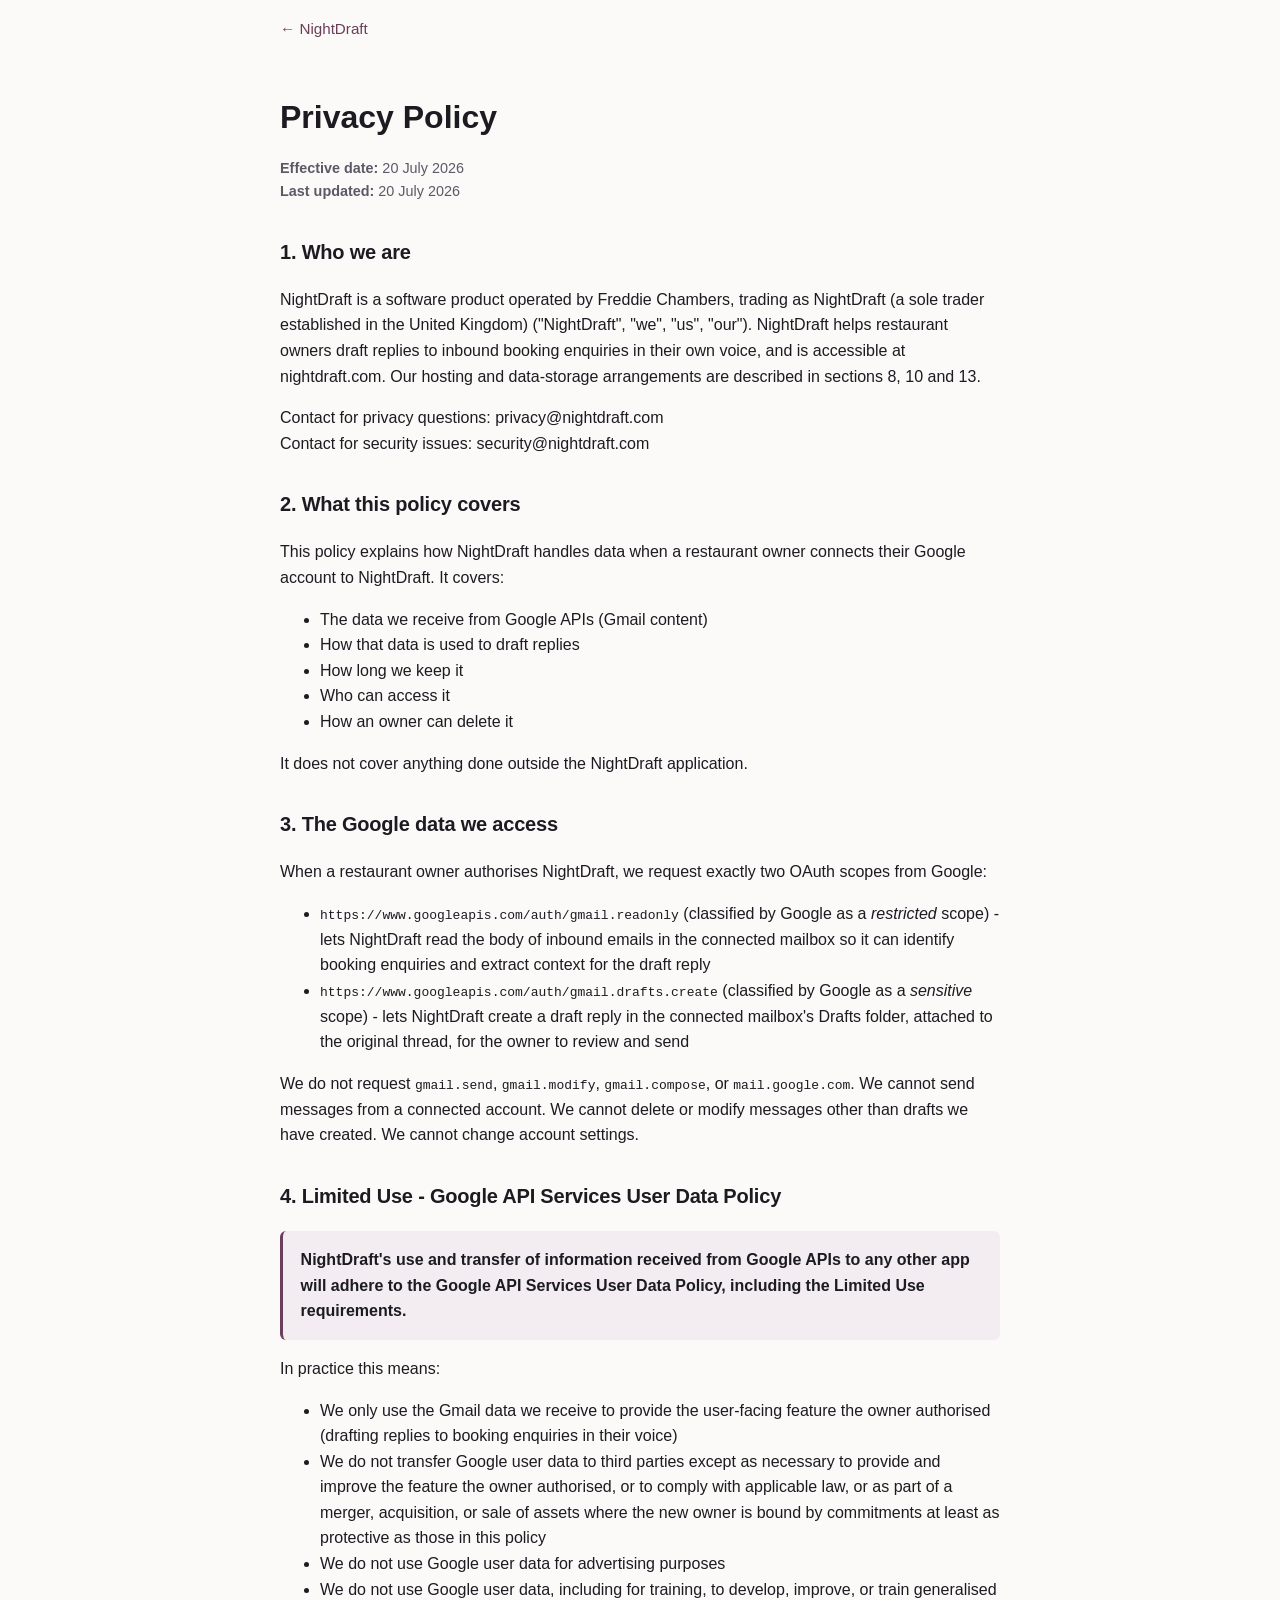
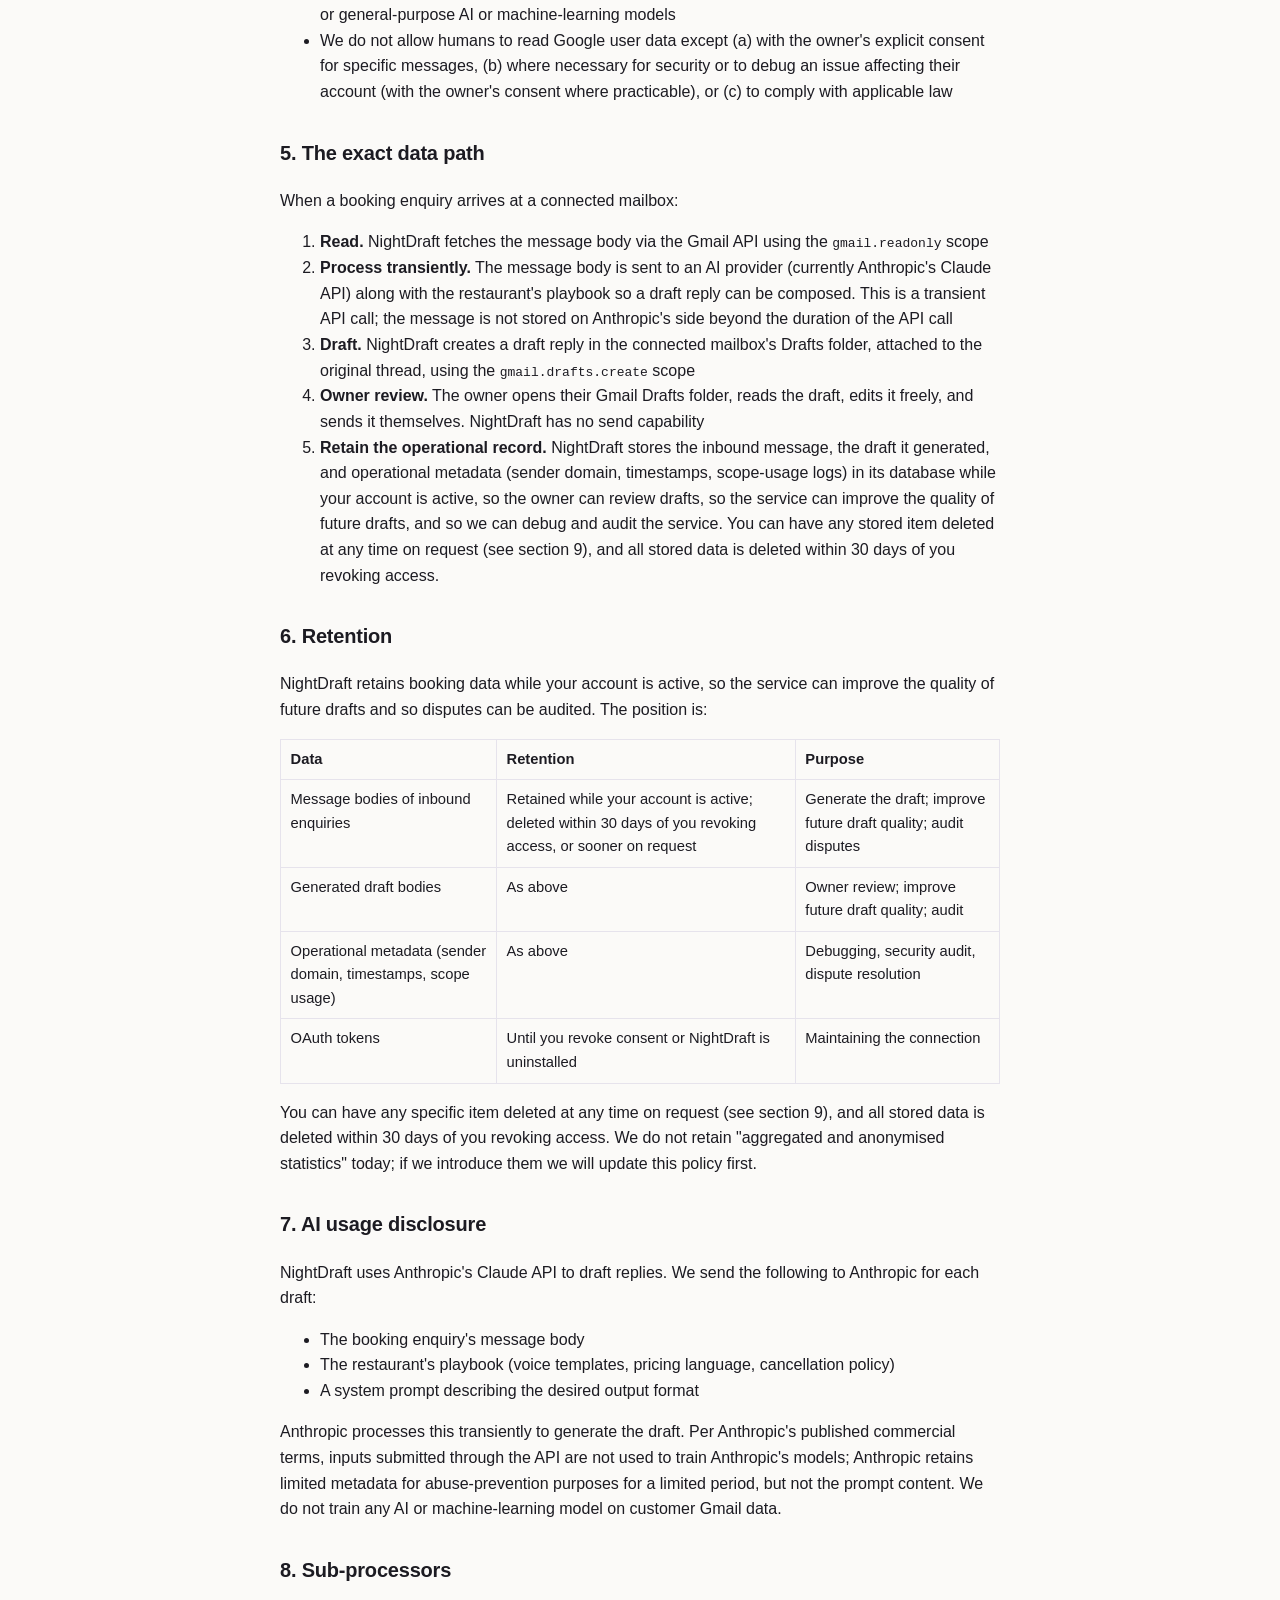
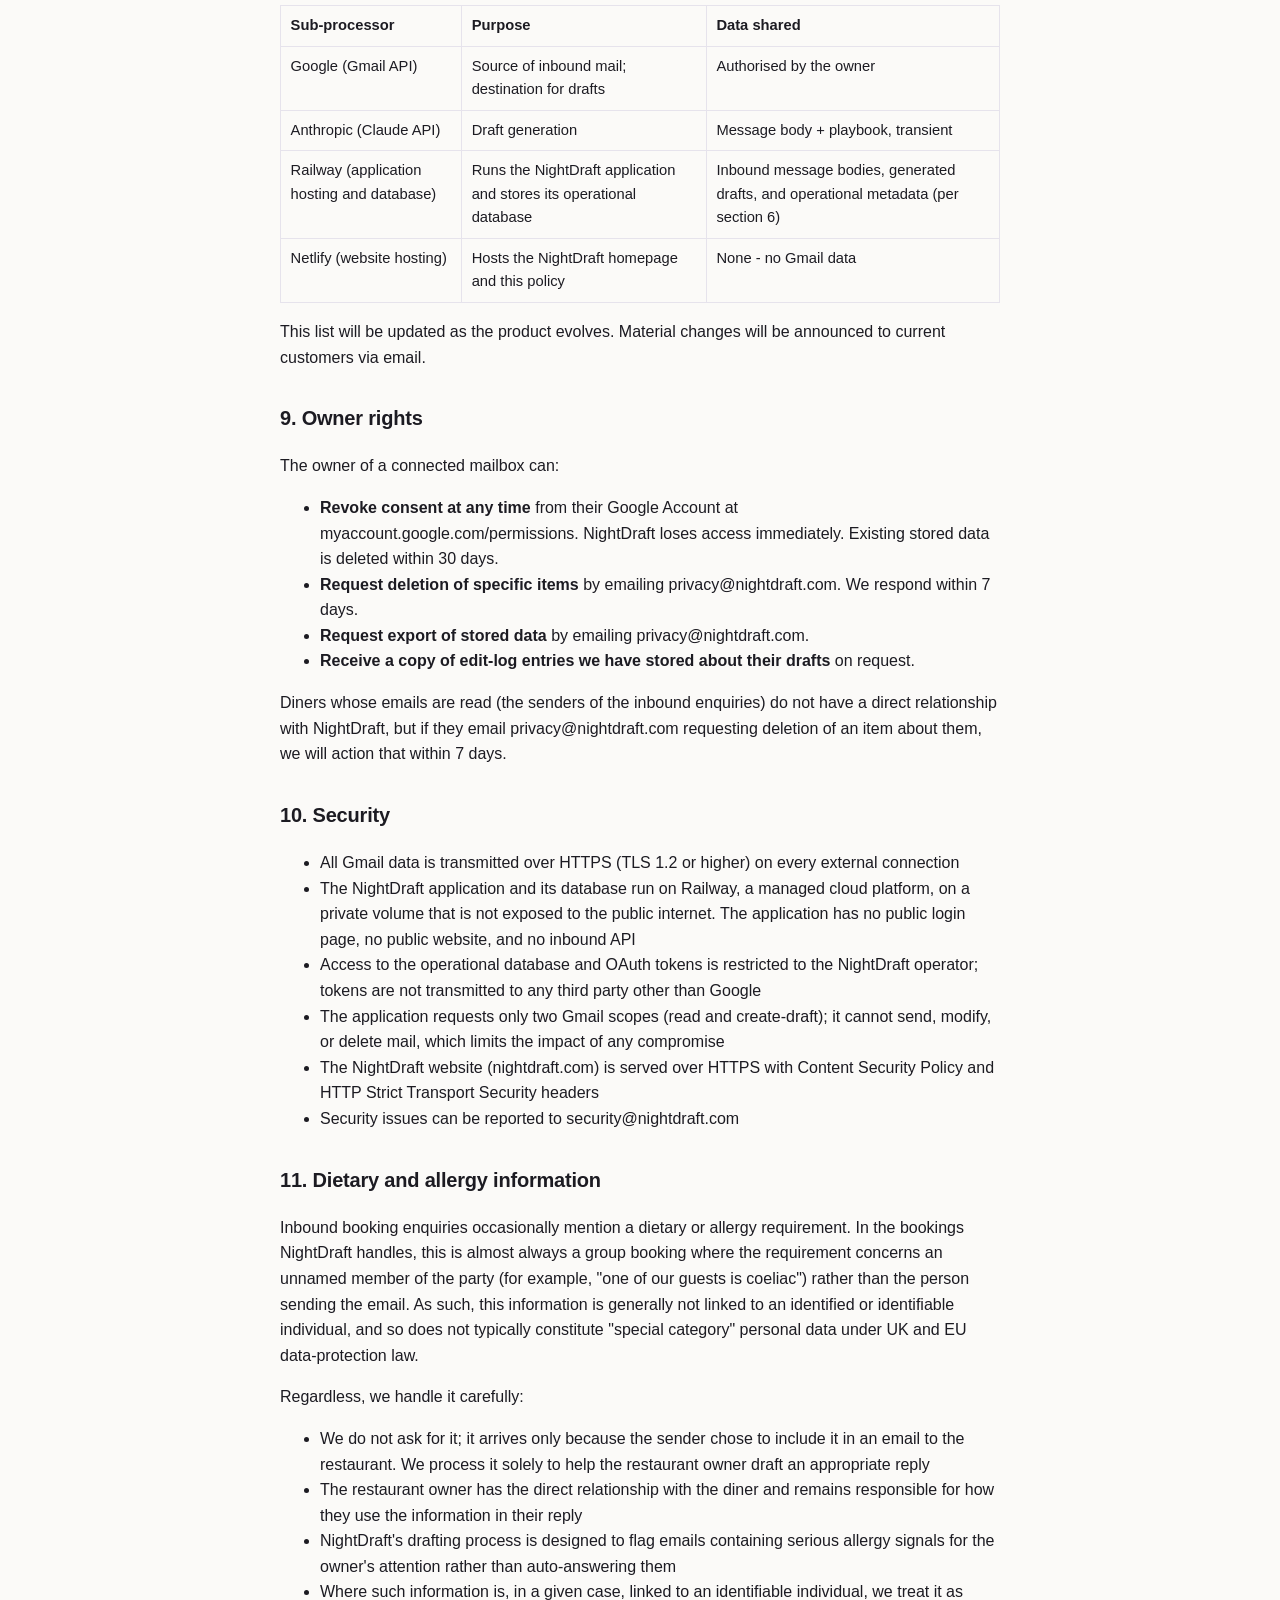
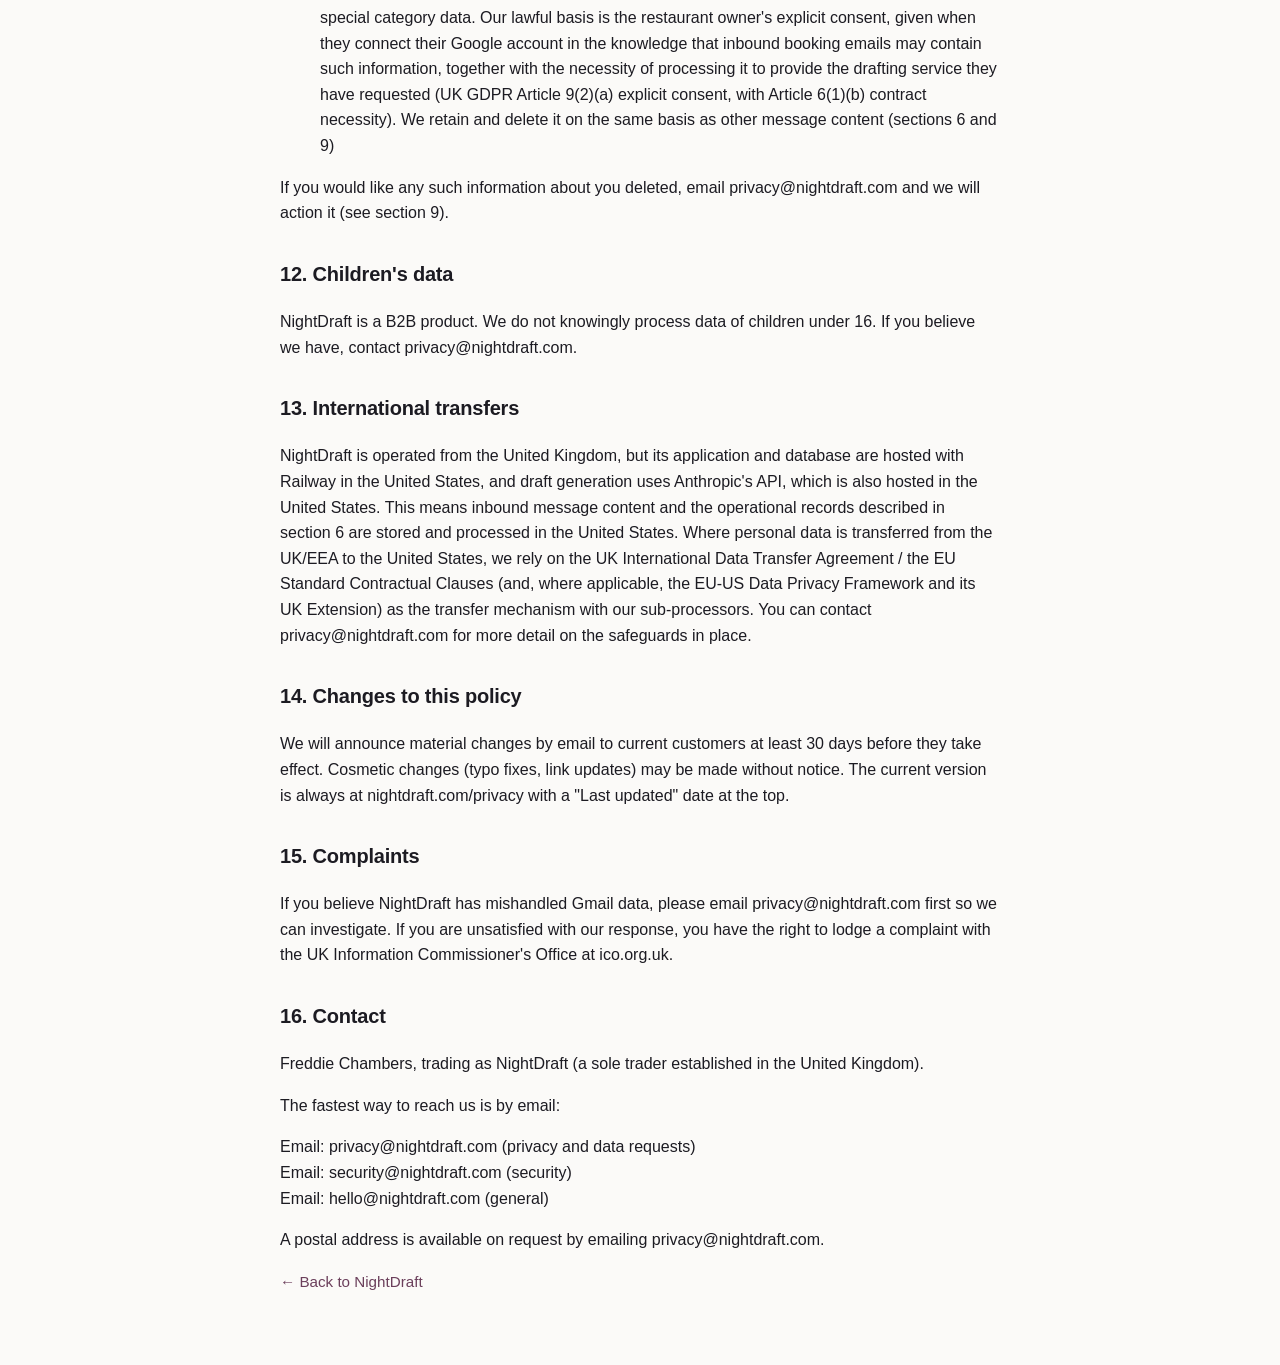
<file: privacy.html>
<!DOCTYPE html>
<html lang="en-GB">
<head>
  <meta charset="utf-8">
  <meta name="viewport" content="width=device-width, initial-scale=1">
  <title>Privacy Policy - NightDraft</title>
  <meta name="description" content="How NightDraft handles Google user data, including the Limited Use commitment, data path, retention and deletion.">
  <link rel="stylesheet" href="/styles.css">
</head>
<body>
  <article class="policy">
    <a class="back" href="/">&larr; NightDraft</a>
    <h1>Privacy Policy</h1>
    <p class="dates">
      <strong>Effective date:</strong> 20 July 2026<br>
      <strong>Last updated:</strong> 20 July 2026
    </p>

    <h2>1. Who we are</h2>
    <p>NightDraft is a software product operated by Freddie Chambers, trading as NightDraft (a sole trader established in the United Kingdom) ("NightDraft", "we", "us", "our"). NightDraft helps restaurant owners draft replies to inbound booking enquiries in their own voice, and is accessible at nightdraft.com. Our hosting and data-storage arrangements are described in sections 8, 10 and 13.</p>
    <p>Contact for privacy questions: privacy@nightdraft.com<br>
    Contact for security issues: security@nightdraft.com</p>

    <h2>2. What this policy covers</h2>
    <p>This policy explains how NightDraft handles data when a restaurant owner connects their Google account to NightDraft. It covers:</p>
    <ul>
      <li>The data we receive from Google APIs (Gmail content)</li>
      <li>How that data is used to draft replies</li>
      <li>How long we keep it</li>
      <li>Who can access it</li>
      <li>How an owner can delete it</li>
    </ul>
    <p>It does not cover anything done outside the NightDraft application.</p>

    <h2>3. The Google data we access</h2>
    <p>When a restaurant owner authorises NightDraft, we request exactly two OAuth scopes from Google:</p>
    <ul>
      <li><code>https://www.googleapis.com/auth/gmail.readonly</code> (classified by Google as a <em>restricted</em> scope) - lets NightDraft read the body of inbound emails in the connected mailbox so it can identify booking enquiries and extract context for the draft reply</li>
      <li><code>https://www.googleapis.com/auth/gmail.drafts.create</code> (classified by Google as a <em>sensitive</em> scope) - lets NightDraft create a draft reply in the connected mailbox's Drafts folder, attached to the original thread, for the owner to review and send</li>
    </ul>
    <p>We do not request <code>gmail.send</code>, <code>gmail.modify</code>, <code>gmail.compose</code>, or <code>mail.google.com</code>. We cannot send messages from a connected account. We cannot delete or modify messages other than drafts we have created. We cannot change account settings.</p>

    <h2>4. Limited Use - Google API Services User Data Policy</h2>
    <p class="limited-use"><strong>NightDraft's use and transfer of information received from Google APIs to any other app will adhere to the Google API Services User Data Policy, including the Limited Use requirements.</strong></p>
    <p>In practice this means:</p>
    <ul>
      <li>We only use the Gmail data we receive to provide the user-facing feature the owner authorised (drafting replies to booking enquiries in their voice)</li>
      <li>We do not transfer Google user data to third parties except as necessary to provide and improve the feature the owner authorised, or to comply with applicable law, or as part of a merger, acquisition, or sale of assets where the new owner is bound by commitments at least as protective as those in this policy</li>
      <li>We do not use Google user data for advertising purposes</li>
      <li>We do not use Google user data, including for training, to develop, improve, or train generalised or general-purpose AI or machine-learning models</li>
      <li>We do not allow humans to read Google user data except (a) with the owner's explicit consent for specific messages, (b) where necessary for security or to debug an issue affecting their account (with the owner's consent where practicable), or (c) to comply with applicable law</li>
    </ul>

    <h2>5. The exact data path</h2>
    <p>When a booking enquiry arrives at a connected mailbox:</p>
    <ol>
      <li><strong>Read.</strong> NightDraft fetches the message body via the Gmail API using the <code>gmail.readonly</code> scope</li>
      <li><strong>Process transiently.</strong> The message body is sent to an AI provider (currently Anthropic's Claude API) along with the restaurant's playbook so a draft reply can be composed. This is a transient API call; the message is not stored on Anthropic's side beyond the duration of the API call</li>
      <li><strong>Draft.</strong> NightDraft creates a draft reply in the connected mailbox's Drafts folder, attached to the original thread, using the <code>gmail.drafts.create</code> scope</li>
      <li><strong>Owner review.</strong> The owner opens their Gmail Drafts folder, reads the draft, edits it freely, and sends it themselves. NightDraft has no send capability</li>
      <li><strong>Retain the operational record.</strong> NightDraft stores the inbound message, the draft it generated, and operational metadata (sender domain, timestamps, scope-usage logs) in its database while your account is active, so the owner can review drafts, so the service can improve the quality of future drafts, and so we can debug and audit the service. You can have any stored item deleted at any time on request (see section 9), and all stored data is deleted within 30 days of you revoking access.</li>
    </ol>

    <h2>6. Retention</h2>
    <p>NightDraft retains booking data while your account is active, so the service can improve the quality of future drafts and so disputes can be audited. The position is:</p>
    <table>
      <thead><tr><th>Data</th><th>Retention</th><th>Purpose</th></tr></thead>
      <tbody>
        <tr><td>Message bodies of inbound enquiries</td><td>Retained while your account is active; deleted within 30 days of you revoking access, or sooner on request</td><td>Generate the draft; improve future draft quality; audit disputes</td></tr>
        <tr><td>Generated draft bodies</td><td>As above</td><td>Owner review; improve future draft quality; audit</td></tr>
        <tr><td>Operational metadata (sender domain, timestamps, scope usage)</td><td>As above</td><td>Debugging, security audit, dispute resolution</td></tr>
        <tr><td>OAuth tokens</td><td>Until you revoke consent or NightDraft is uninstalled</td><td>Maintaining the connection</td></tr>
      </tbody>
    </table>
    <p>You can have any specific item deleted at any time on request (see section 9), and all stored data is deleted within 30 days of you revoking access. We do not retain "aggregated and anonymised statistics" today; if we introduce them we will update this policy first.</p>

    <h2>7. AI usage disclosure</h2>
    <p>NightDraft uses Anthropic's Claude API to draft replies. We send the following to Anthropic for each draft:</p>
    <ul>
      <li>The booking enquiry's message body</li>
      <li>The restaurant's playbook (voice templates, pricing language, cancellation policy)</li>
      <li>A system prompt describing the desired output format</li>
    </ul>
    <p>Anthropic processes this transiently to generate the draft. Per Anthropic's published commercial terms, inputs submitted through the API are not used to train Anthropic's models; Anthropic retains limited metadata for abuse-prevention purposes for a limited period, but not the prompt content. We do not train any AI or machine-learning model on customer Gmail data.</p>

    <h2>8. Sub-processors</h2>
    <table>
      <thead><tr><th>Sub-processor</th><th>Purpose</th><th>Data shared</th></tr></thead>
      <tbody>
        <tr><td>Google (Gmail API)</td><td>Source of inbound mail; destination for drafts</td><td>Authorised by the owner</td></tr>
        <tr><td>Anthropic (Claude API)</td><td>Draft generation</td><td>Message body + playbook, transient</td></tr>
        <tr><td>Railway (application hosting and database)</td><td>Runs the NightDraft application and stores its operational database</td><td>Inbound message bodies, generated drafts, and operational metadata (per section 6)</td></tr>
        <tr><td>Netlify (website hosting)</td><td>Hosts the NightDraft homepage and this policy</td><td>None - no Gmail data</td></tr>
      </tbody>
    </table>
    <p>This list will be updated as the product evolves. Material changes will be announced to current customers via email.</p>

    <h2>9. Owner rights</h2>
    <p>The owner of a connected mailbox can:</p>
    <ul>
      <li><strong>Revoke consent at any time</strong> from their Google Account at myaccount.google.com/permissions. NightDraft loses access immediately. Existing stored data is deleted within 30 days.</li>
      <li><strong>Request deletion of specific items</strong> by emailing privacy@nightdraft.com. We respond within 7 days.</li>
      <li><strong>Request export of stored data</strong> by emailing privacy@nightdraft.com.</li>
      <li><strong>Receive a copy of edit-log entries we have stored about their drafts</strong> on request.</li>
    </ul>
    <p>Diners whose emails are read (the senders of the inbound enquiries) do not have a direct relationship with NightDraft, but if they email privacy@nightdraft.com requesting deletion of an item about them, we will action that within 7 days.</p>

    <h2>10. Security</h2>
    <ul>
      <li>All Gmail data is transmitted over HTTPS (TLS 1.2 or higher) on every external connection</li>
      <li>The NightDraft application and its database run on Railway, a managed cloud platform, on a private volume that is not exposed to the public internet. The application has no public login page, no public website, and no inbound API</li>
      <li>Access to the operational database and OAuth tokens is restricted to the NightDraft operator; tokens are not transmitted to any third party other than Google</li>
      <li>The application requests only two Gmail scopes (read and create-draft); it cannot send, modify, or delete mail, which limits the impact of any compromise</li>
      <li>The NightDraft website (nightdraft.com) is served over HTTPS with Content Security Policy and HTTP Strict Transport Security headers</li>
      <li>Security issues can be reported to security@nightdraft.com</li>
    </ul>

    <h2>11. Dietary and allergy information</h2>
    <p>Inbound booking enquiries occasionally mention a dietary or allergy requirement. In the bookings NightDraft handles, this is almost always a group booking where the requirement concerns an unnamed member of the party (for example, "one of our guests is coeliac") rather than the person sending the email. As such, this information is generally not linked to an identified or identifiable individual, and so does not typically constitute "special category" personal data under UK and EU data-protection law.</p>
    <p>Regardless, we handle it carefully:</p>
    <ul>
      <li>We do not ask for it; it arrives only because the sender chose to include it in an email to the restaurant. We process it solely to help the restaurant owner draft an appropriate reply</li>
      <li>The restaurant owner has the direct relationship with the diner and remains responsible for how they use the information in their reply</li>
      <li>NightDraft's drafting process is designed to flag emails containing serious allergy signals for the owner's attention rather than auto-answering them</li>
      <li>Where such information is, in a given case, linked to an identifiable individual, we treat it as special category data. Our lawful basis is the restaurant owner's explicit consent, given when they connect their Google account in the knowledge that inbound booking emails may contain such information, together with the necessity of processing it to provide the drafting service they have requested (UK GDPR Article 9(2)(a) explicit consent, with Article 6(1)(b) contract necessity). We retain and delete it on the same basis as other message content (sections 6 and 9)</li>
    </ul>
    <p>If you would like any such information about you deleted, email privacy@nightdraft.com and we will action it (see section 9).</p>

    <h2>12. Children's data</h2>
    <p>NightDraft is a B2B product. We do not knowingly process data of children under 16. If you believe we have, contact privacy@nightdraft.com.</p>

    <h2>13. International transfers</h2>
    <p>NightDraft is operated from the United Kingdom, but its application and database are hosted with Railway in the United States, and draft generation uses Anthropic's API, which is also hosted in the United States. This means inbound message content and the operational records described in section 6 are stored and processed in the United States. Where personal data is transferred from the UK/EEA to the United States, we rely on the UK International Data Transfer Agreement / the EU Standard Contractual Clauses (and, where applicable, the EU-US Data Privacy Framework and its UK Extension) as the transfer mechanism with our sub-processors. You can contact privacy@nightdraft.com for more detail on the safeguards in place.</p>

    <h2>14. Changes to this policy</h2>
    <p>We will announce material changes by email to current customers at least 30 days before they take effect. Cosmetic changes (typo fixes, link updates) may be made without notice. The current version is always at nightdraft.com/privacy with a "Last updated" date at the top.</p>

    <h2>15. Complaints</h2>
    <p>If you believe NightDraft has mishandled Gmail data, please email privacy@nightdraft.com first so we can investigate. If you are unsatisfied with our response, you have the right to lodge a complaint with the UK Information Commissioner's Office at ico.org.uk.</p>

    <h2>16. Contact</h2>
    <p>Freddie Chambers, trading as NightDraft (a sole trader established in the United Kingdom).</p>
    <p>The fastest way to reach us is by email:</p>
    <p>Email: privacy@nightdraft.com (privacy and data requests)<br>
    Email: security@nightdraft.com (security)<br>
    Email: hello@nightdraft.com (general)</p>
    <p>A postal address is available on request by emailing privacy@nightdraft.com.</p>

    <a class="back" href="/">&larr; Back to NightDraft</a>
  </article>
</body>
</html>
</file>
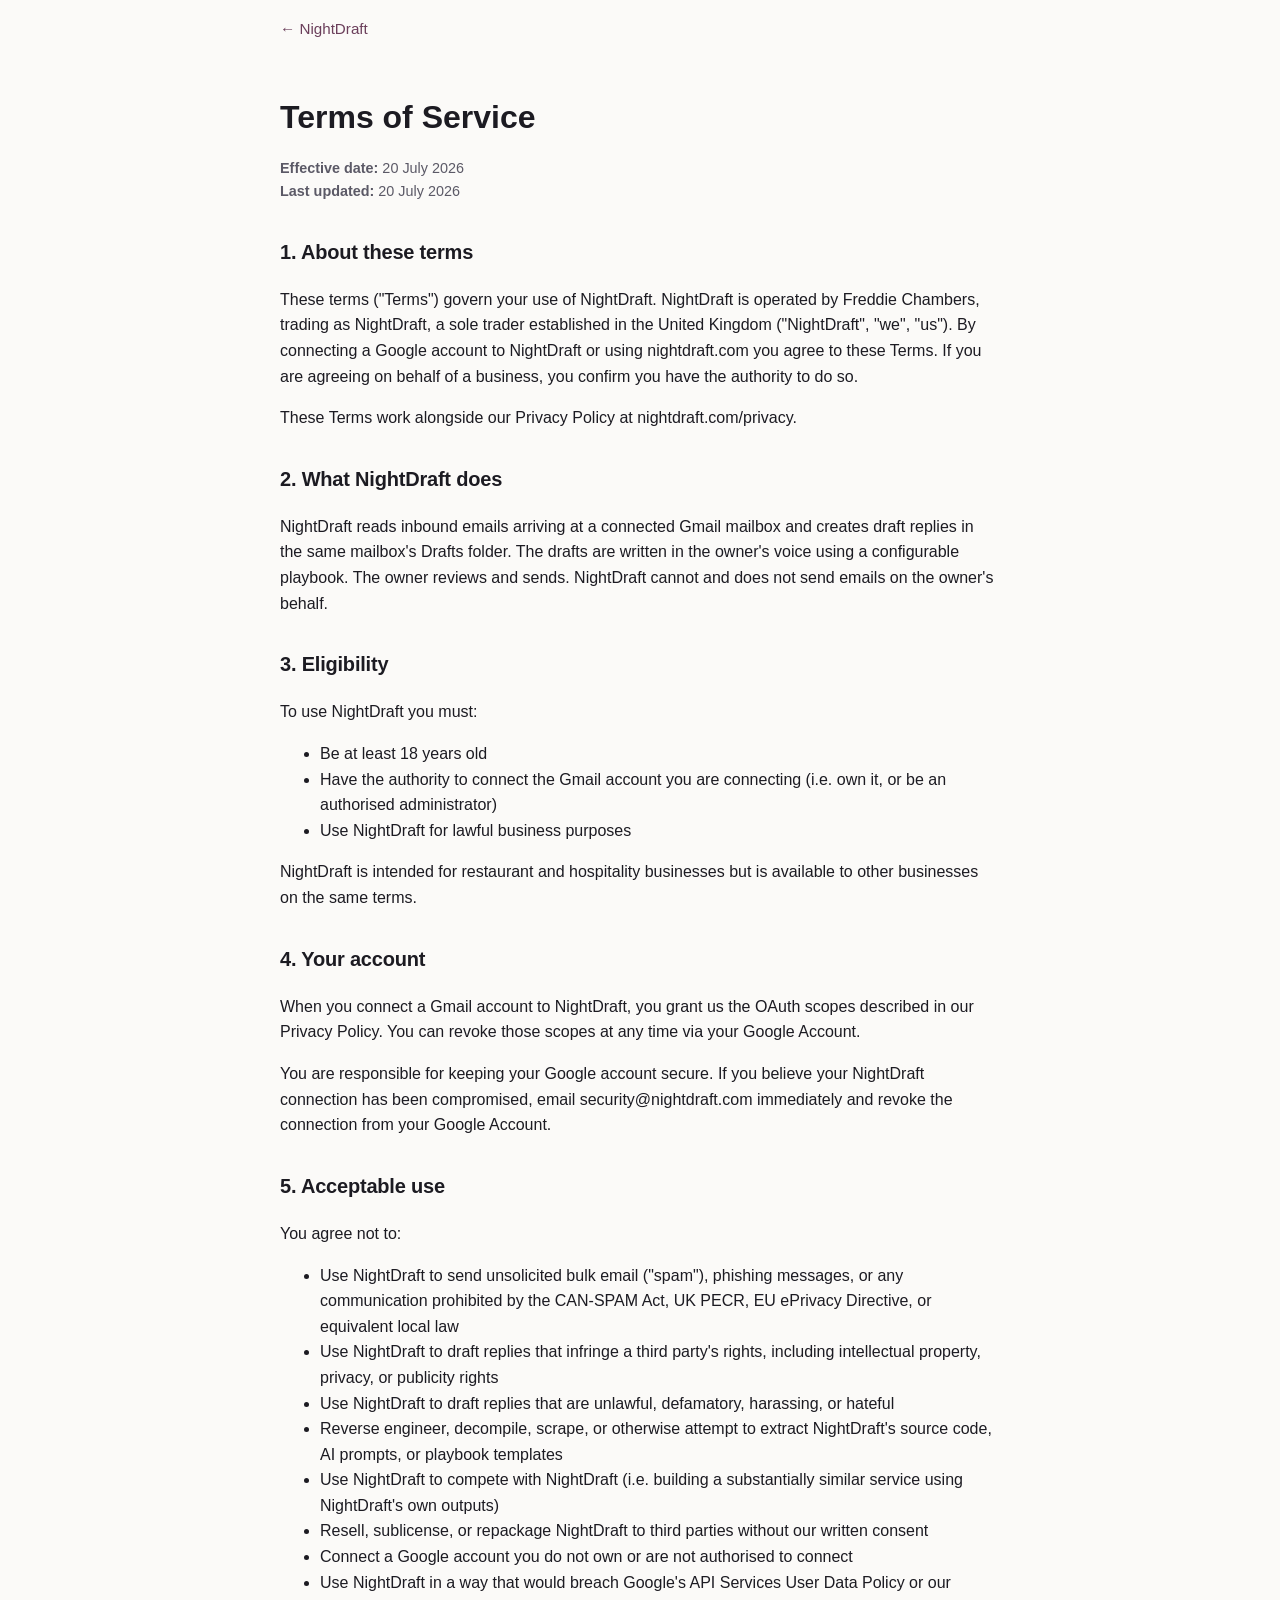
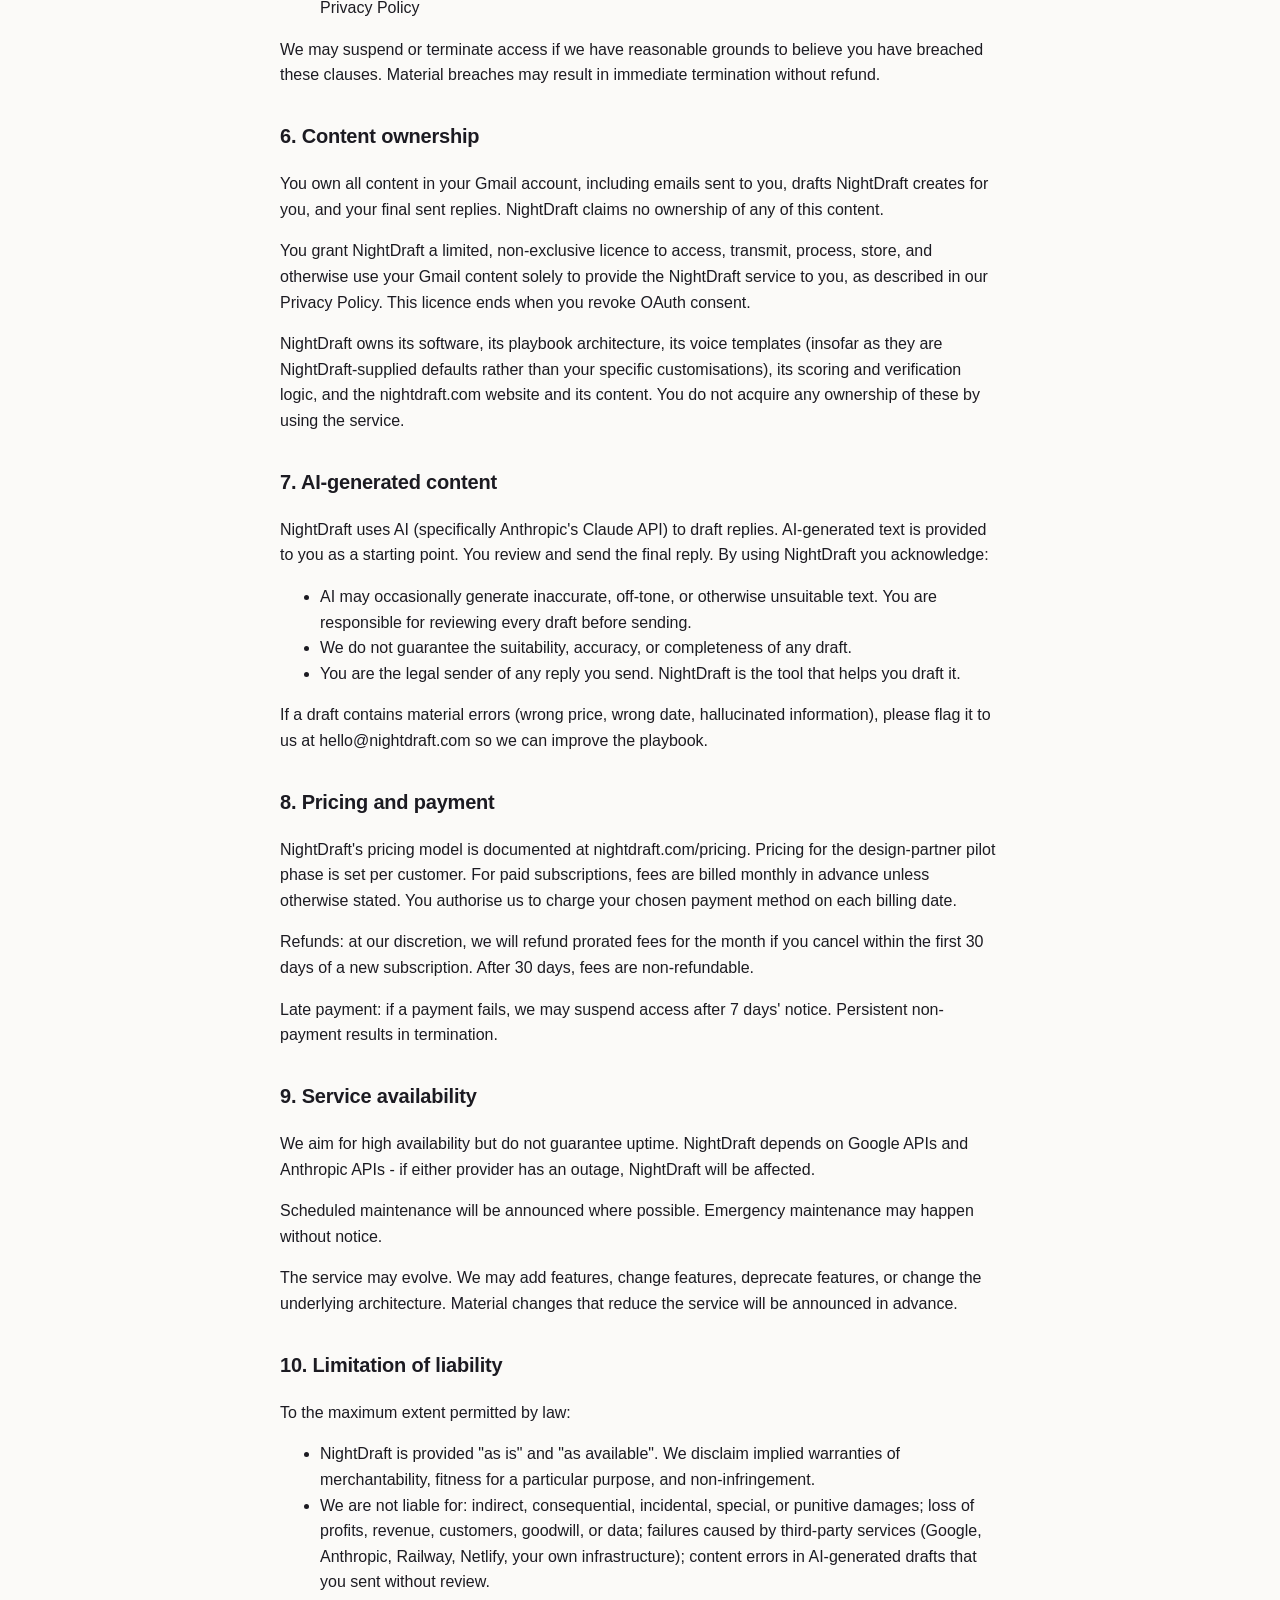
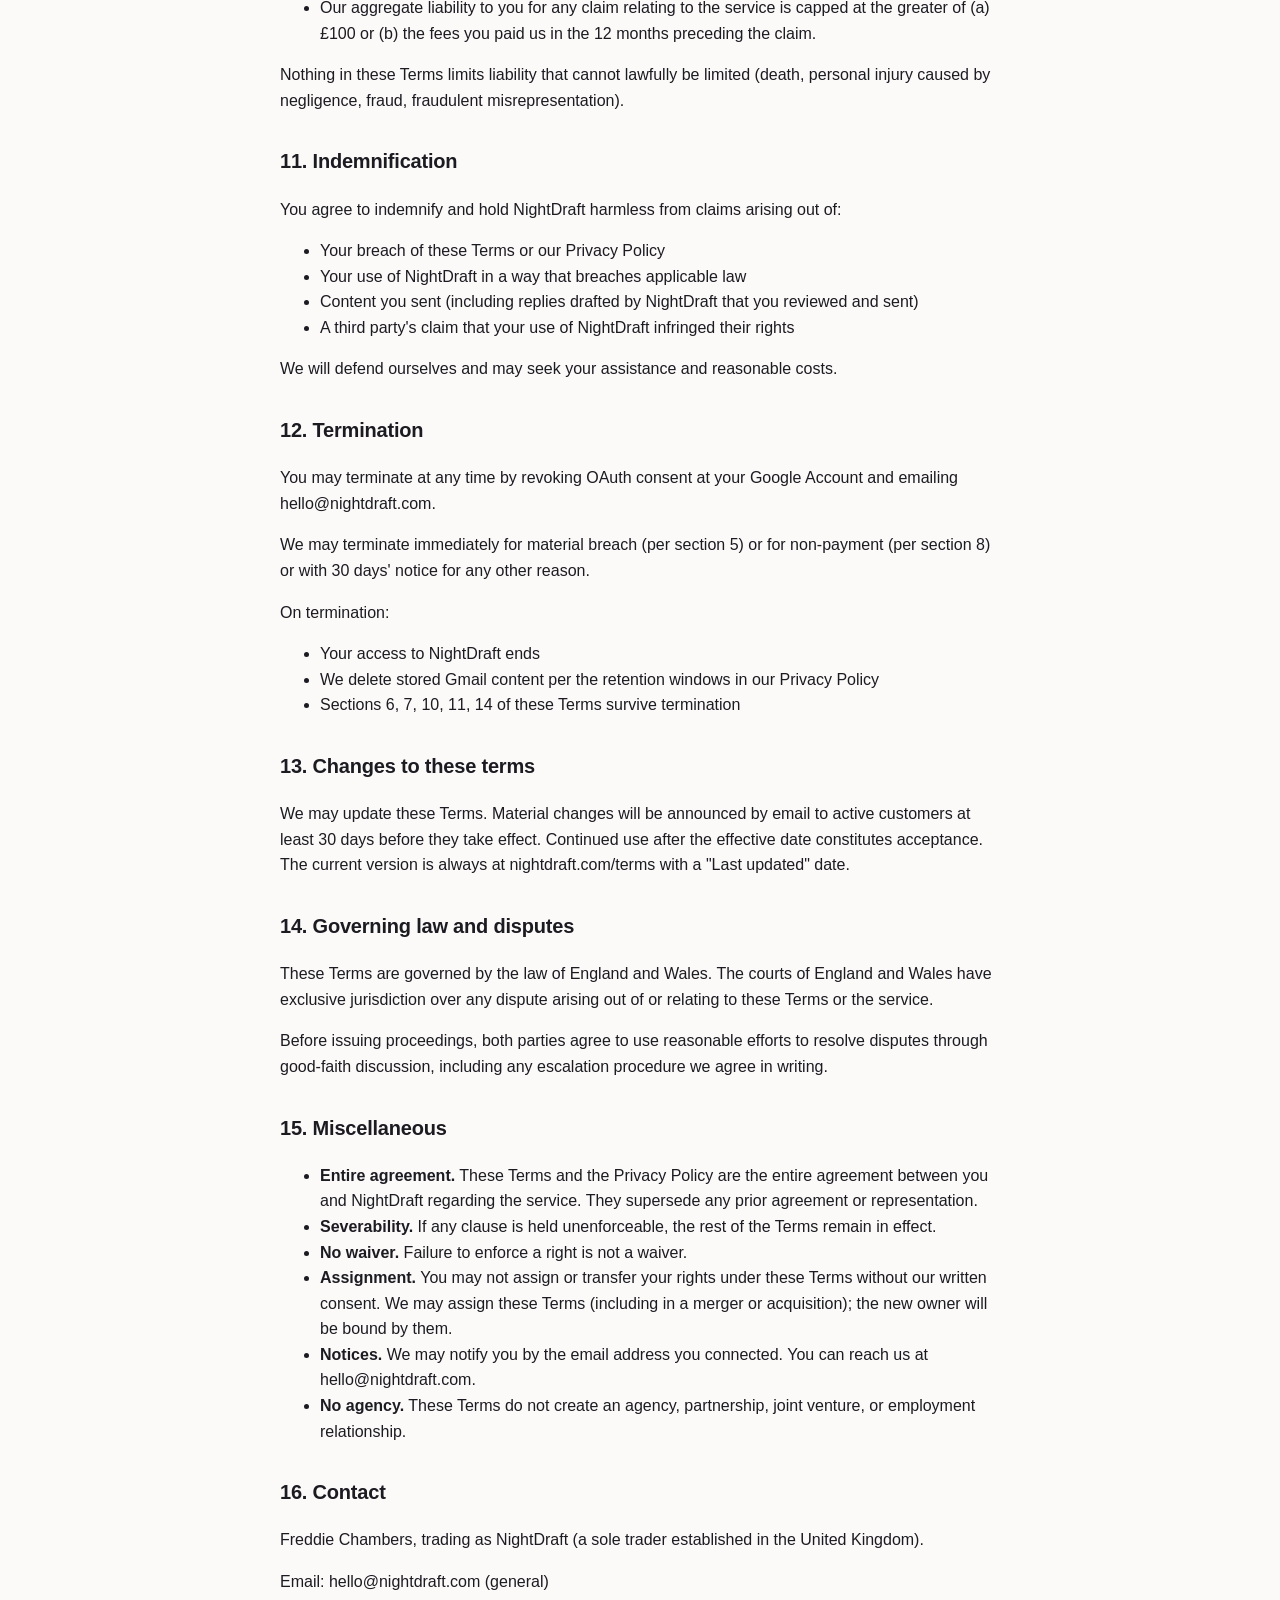
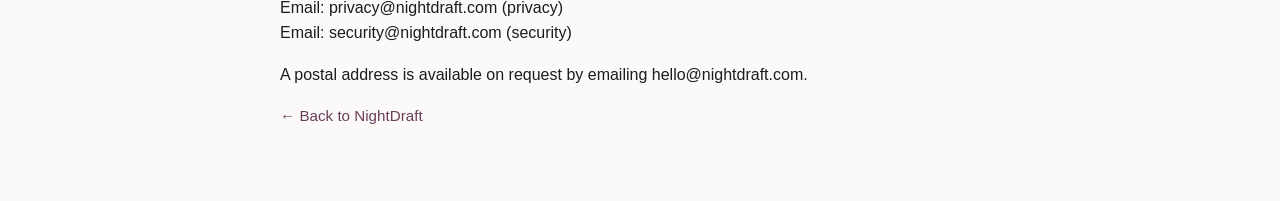
<file: terms.html>
<!DOCTYPE html>
<html lang="en-GB">
<head>
  <meta charset="utf-8">
  <meta name="viewport" content="width=device-width, initial-scale=1">
  <title>Terms of Service - NightDraft</title>
  <meta name="description" content="The terms governing use of NightDraft, the AI booking-reply drafting assistant for restaurants.">
  <link rel="stylesheet" href="/styles.css">
</head>
<body>
  <article class="policy">
    <a class="back" href="/">&larr; NightDraft</a>
    <h1>Terms of Service</h1>
    <p class="dates">
      <strong>Effective date:</strong> 20 July 2026<br>
      <strong>Last updated:</strong> 20 July 2026
    </p>

    <h2>1. About these terms</h2>
    <p>These terms ("Terms") govern your use of NightDraft. NightDraft is operated by Freddie Chambers, trading as NightDraft, a sole trader established in the United Kingdom ("NightDraft", "we", "us"). By connecting a Google account to NightDraft or using nightdraft.com you agree to these Terms. If you are agreeing on behalf of a business, you confirm you have the authority to do so.</p>
    <p>These Terms work alongside our Privacy Policy at nightdraft.com/privacy.</p>

    <h2>2. What NightDraft does</h2>
    <p>NightDraft reads inbound emails arriving at a connected Gmail mailbox and creates draft replies in the same mailbox's Drafts folder. The drafts are written in the owner's voice using a configurable playbook. The owner reviews and sends. NightDraft cannot and does not send emails on the owner's behalf.</p>

    <h2>3. Eligibility</h2>
    <p>To use NightDraft you must:</p>
    <ul>
      <li>Be at least 18 years old</li>
      <li>Have the authority to connect the Gmail account you are connecting (i.e. own it, or be an authorised administrator)</li>
      <li>Use NightDraft for lawful business purposes</li>
    </ul>
    <p>NightDraft is intended for restaurant and hospitality businesses but is available to other businesses on the same terms.</p>

    <h2>4. Your account</h2>
    <p>When you connect a Gmail account to NightDraft, you grant us the OAuth scopes described in our Privacy Policy. You can revoke those scopes at any time via your Google Account.</p>
    <p>You are responsible for keeping your Google account secure. If you believe your NightDraft connection has been compromised, email security@nightdraft.com immediately and revoke the connection from your Google Account.</p>

    <h2>5. Acceptable use</h2>
    <p>You agree not to:</p>
    <ul>
      <li>Use NightDraft to send unsolicited bulk email ("spam"), phishing messages, or any communication prohibited by the CAN-SPAM Act, UK PECR, EU ePrivacy Directive, or equivalent local law</li>
      <li>Use NightDraft to draft replies that infringe a third party's rights, including intellectual property, privacy, or publicity rights</li>
      <li>Use NightDraft to draft replies that are unlawful, defamatory, harassing, or hateful</li>
      <li>Reverse engineer, decompile, scrape, or otherwise attempt to extract NightDraft's source code, AI prompts, or playbook templates</li>
      <li>Use NightDraft to compete with NightDraft (i.e. building a substantially similar service using NightDraft's own outputs)</li>
      <li>Resell, sublicense, or repackage NightDraft to third parties without our written consent</li>
      <li>Connect a Google account you do not own or are not authorised to connect</li>
      <li>Use NightDraft in a way that would breach Google's API Services User Data Policy or our Privacy Policy</li>
    </ul>
    <p>We may suspend or terminate access if we have reasonable grounds to believe you have breached these clauses. Material breaches may result in immediate termination without refund.</p>

    <h2>6. Content ownership</h2>
    <p>You own all content in your Gmail account, including emails sent to you, drafts NightDraft creates for you, and your final sent replies. NightDraft claims no ownership of any of this content.</p>
    <p>You grant NightDraft a limited, non-exclusive licence to access, transmit, process, store, and otherwise use your Gmail content solely to provide the NightDraft service to you, as described in our Privacy Policy. This licence ends when you revoke OAuth consent.</p>
    <p>NightDraft owns its software, its playbook architecture, its voice templates (insofar as they are NightDraft-supplied defaults rather than your specific customisations), its scoring and verification logic, and the nightdraft.com website and its content. You do not acquire any ownership of these by using the service.</p>

    <h2>7. AI-generated content</h2>
    <p>NightDraft uses AI (specifically Anthropic's Claude API) to draft replies. AI-generated text is provided to you as a starting point. You review and send the final reply. By using NightDraft you acknowledge:</p>
    <ul>
      <li>AI may occasionally generate inaccurate, off-tone, or otherwise unsuitable text. You are responsible for reviewing every draft before sending.</li>
      <li>We do not guarantee the suitability, accuracy, or completeness of any draft.</li>
      <li>You are the legal sender of any reply you send. NightDraft is the tool that helps you draft it.</li>
    </ul>
    <p>If a draft contains material errors (wrong price, wrong date, hallucinated information), please flag it to us at hello@nightdraft.com so we can improve the playbook.</p>

    <h2>8. Pricing and payment</h2>
    <p>NightDraft's pricing model is documented at nightdraft.com/pricing. Pricing for the design-partner pilot phase is set per customer. For paid subscriptions, fees are billed monthly in advance unless otherwise stated. You authorise us to charge your chosen payment method on each billing date.</p>
    <p>Refunds: at our discretion, we will refund prorated fees for the month if you cancel within the first 30 days of a new subscription. After 30 days, fees are non-refundable.</p>
    <p>Late payment: if a payment fails, we may suspend access after 7 days' notice. Persistent non-payment results in termination.</p>

    <h2>9. Service availability</h2>
    <p>We aim for high availability but do not guarantee uptime. NightDraft depends on Google APIs and Anthropic APIs - if either provider has an outage, NightDraft will be affected.</p>
    <p>Scheduled maintenance will be announced where possible. Emergency maintenance may happen without notice.</p>
    <p>The service may evolve. We may add features, change features, deprecate features, or change the underlying architecture. Material changes that reduce the service will be announced in advance.</p>

    <h2>10. Limitation of liability</h2>
    <p>To the maximum extent permitted by law:</p>
    <ul>
      <li>NightDraft is provided "as is" and "as available". We disclaim implied warranties of merchantability, fitness for a particular purpose, and non-infringement.</li>
      <li>We are not liable for: indirect, consequential, incidental, special, or punitive damages; loss of profits, revenue, customers, goodwill, or data; failures caused by third-party services (Google, Anthropic, Railway, Netlify, your own infrastructure); content errors in AI-generated drafts that you sent without review.</li>
      <li>Our aggregate liability to you for any claim relating to the service is capped at the greater of (a) &pound;100 or (b) the fees you paid us in the 12 months preceding the claim.</li>
    </ul>
    <p>Nothing in these Terms limits liability that cannot lawfully be limited (death, personal injury caused by negligence, fraud, fraudulent misrepresentation).</p>

    <h2>11. Indemnification</h2>
    <p>You agree to indemnify and hold NightDraft harmless from claims arising out of:</p>
    <ul>
      <li>Your breach of these Terms or our Privacy Policy</li>
      <li>Your use of NightDraft in a way that breaches applicable law</li>
      <li>Content you sent (including replies drafted by NightDraft that you reviewed and sent)</li>
      <li>A third party's claim that your use of NightDraft infringed their rights</li>
    </ul>
    <p>We will defend ourselves and may seek your assistance and reasonable costs.</p>

    <h2>12. Termination</h2>
    <p>You may terminate at any time by revoking OAuth consent at your Google Account and emailing hello@nightdraft.com.</p>
    <p>We may terminate immediately for material breach (per section 5) or for non-payment (per section 8) or with 30 days' notice for any other reason.</p>
    <p>On termination:</p>
    <ul>
      <li>Your access to NightDraft ends</li>
      <li>We delete stored Gmail content per the retention windows in our Privacy Policy</li>
      <li>Sections 6, 7, 10, 11, 14 of these Terms survive termination</li>
    </ul>

    <h2>13. Changes to these terms</h2>
    <p>We may update these Terms. Material changes will be announced by email to active customers at least 30 days before they take effect. Continued use after the effective date constitutes acceptance. The current version is always at nightdraft.com/terms with a "Last updated" date.</p>

    <h2>14. Governing law and disputes</h2>
    <p>These Terms are governed by the law of England and Wales. The courts of England and Wales have exclusive jurisdiction over any dispute arising out of or relating to these Terms or the service.</p>
    <p>Before issuing proceedings, both parties agree to use reasonable efforts to resolve disputes through good-faith discussion, including any escalation procedure we agree in writing.</p>

    <h2>15. Miscellaneous</h2>
    <ul>
      <li><strong>Entire agreement.</strong> These Terms and the Privacy Policy are the entire agreement between you and NightDraft regarding the service. They supersede any prior agreement or representation.</li>
      <li><strong>Severability.</strong> If any clause is held unenforceable, the rest of the Terms remain in effect.</li>
      <li><strong>No waiver.</strong> Failure to enforce a right is not a waiver.</li>
      <li><strong>Assignment.</strong> You may not assign or transfer your rights under these Terms without our written consent. We may assign these Terms (including in a merger or acquisition); the new owner will be bound by them.</li>
      <li><strong>Notices.</strong> We may notify you by the email address you connected. You can reach us at hello@nightdraft.com.</li>
      <li><strong>No agency.</strong> These Terms do not create an agency, partnership, joint venture, or employment relationship.</li>
    </ul>

    <h2>16. Contact</h2>
    <p>Freddie Chambers, trading as NightDraft (a sole trader established in the United Kingdom).</p>
    <p>Email: hello@nightdraft.com (general)<br>
    Email: privacy@nightdraft.com (privacy)<br>
    Email: security@nightdraft.com (security)</p>
    <p>A postal address is available on request by emailing hello@nightdraft.com.</p>

    <a class="back" href="/">&larr; Back to NightDraft</a>
  </article>
</body>
</html>
</file>
<file: styles.css>
:root {
  --ink: #1c1b22;
  --muted: #5b5966;
  --line: #e6e3ec;
  --bg: #fbfaf8;
  --accent: #6b3f5b;
  --accent-soft: #f3edf1;
  --max: 760px;
}

* { box-sizing: border-box; }

body {
  margin: 0;
  font-family: -apple-system, BlinkMacSystemFont, "Segoe UI", Roboto, Helvetica, Arial, sans-serif;
  color: var(--ink);
  background: var(--bg);
  line-height: 1.6;
  -webkit-font-smoothing: antialiased;
}

a { color: var(--accent); }

.site-header {
  display: flex;
  align-items: center;
  justify-content: space-between;
  max-width: var(--max);
  margin: 0 auto;
  padding: 1.4rem 1.25rem;
}

.brand {
  font-weight: 700;
  font-size: 1.25rem;
  letter-spacing: -0.01em;
  text-decoration: none;
  color: var(--ink);
}

.site-header nav a {
  margin-left: 1.1rem;
  text-decoration: none;
  font-size: 0.95rem;
}

main { max-width: var(--max); margin: 0 auto; padding: 0 1.25rem; }

.hero { padding: 2.5rem 0 1rem; }
.hero h1 { font-size: 2.4rem; line-height: 1.15; letter-spacing: -0.02em; margin: 0 0 1rem; }
.lede { font-size: 1.2rem; color: var(--muted); margin: 0 0 1.6rem; }

.cta {
  display: inline-block;
  background: var(--accent);
  color: #fff;
  text-decoration: none;
  padding: 0.7rem 1.3rem;
  border-radius: 8px;
  font-weight: 600;
}

section { padding: 2rem 0; border-top: 1px solid var(--line); margin-top: 2rem; }
section:first-of-type { border-top: none; margin-top: 0; }
h2 { font-size: 1.5rem; letter-spacing: -0.01em; margin: 0 0 1.2rem; }
h3 { font-size: 1.05rem; margin: 0 0 0.35rem; }

.steps { list-style: none; padding: 0; margin: 0; display: grid; gap: 1.4rem; }
.steps li { position: relative; padding-left: 3rem; }
.num {
  position: absolute; left: 0; top: 0;
  width: 2rem; height: 2rem; border-radius: 50%;
  background: var(--accent-soft); color: var(--accent);
  display: flex; align-items: center; justify-content: center; font-weight: 700;
}
.steps p { margin: 0; color: var(--muted); }

.shot-placeholder {
  border: 2px dashed var(--line);
  border-radius: 12px;
  padding: 3rem 1.5rem;
  text-align: center;
  color: var(--muted);
  background: #fff;
}
.caption { font-size: 0.85rem; color: var(--muted); margin-top: 0.8rem; }

.cap-grid { display: grid; gap: 1.4rem; grid-template-columns: 1fr 1fr; }
.cap-grid ul { margin: 0; padding-left: 1.1rem; color: var(--muted); }
.cap-grid li { margin-bottom: 0.4rem; }
.can h3 { color: #2e7d4f; }
.cannot h3 { color: #b4452f; }

.privacy-callout p strong { font-weight: 650; }

.site-footer {
  max-width: var(--max);
  margin: 3rem auto 2rem;
  padding: 2rem 1.25rem 0;
  border-top: 1px solid var(--line);
  color: var(--muted);
  font-size: 0.9rem;
}
.site-footer nav a { margin-right: 1rem; text-decoration: none; }
.contacts { margin: 0.8rem 0 0.4rem; }
.legal { margin: 0; }

.policy { max-width: var(--max); margin: 0 auto; padding: 1rem 1.25rem 3rem; }
.policy h1 { font-size: 2rem; margin-bottom: 0.4rem; }
.policy .dates { color: var(--muted); font-size: 0.9rem; margin-bottom: 2rem; }
.policy h2 { font-size: 1.25rem; margin-top: 2rem; border: none; padding: 0; }
.policy h3 { font-size: 1.02rem; margin-top: 1.4rem; }
.policy table { width: 100%; border-collapse: collapse; margin: 1rem 0; font-size: 0.92rem; }
.policy th, .policy td { border: 1px solid var(--line); padding: 0.5rem 0.6rem; text-align: left; vertical-align: top; }
.policy .limited-use { background: var(--accent-soft); border-left: 3px solid var(--accent); padding: 1rem 1.1rem; border-radius: 6px; }
.back { display: inline-block; margin-bottom: 1.5rem; text-decoration: none; font-size: 0.95rem; }

@media (max-width: 600px) {
  .hero h1 { font-size: 1.9rem; }
  .cap-grid { grid-template-columns: 1fr; }
}
</file>
